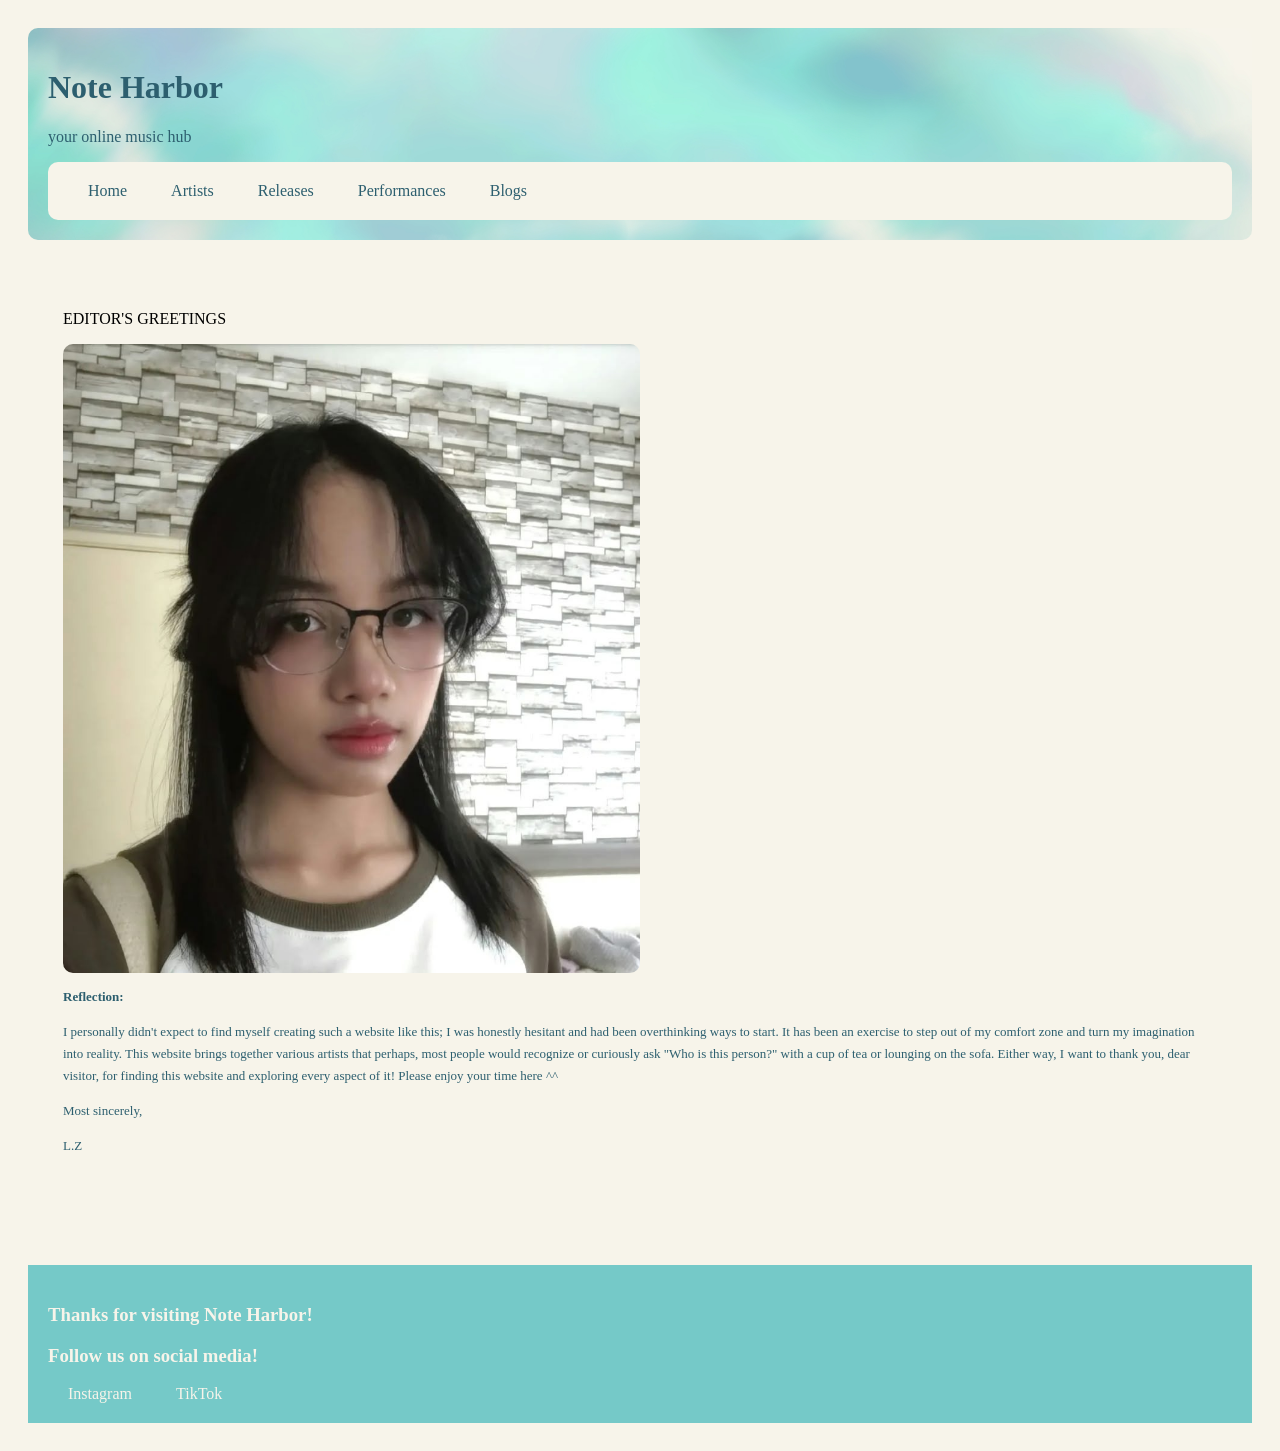
<file: index.html>
<!DOCTYPE html>
<html lang="en">
    <head>
        <meta charset="UTF-8">
        <meta name="viewport" content="width=device-width, initial-scale=1.0">
        <title>HOME - Note Harbor</title>
        <link rel="stylesheet" href="home_style.css">
    </head>
    
    <body>
        <div class="header">
            <header>
                <h1>Note Harbor</h1>
                <p> your online music hub</p>
            </header>
            <div class="nav">
                <a href="index.html" target="_self">Home</a>
                <a href="music_artists.html" target="_self">Artists</a>
                <a href="music_releases.html" target="_self">Releases</a>
                <a href="music_performances.html" target="_self">Performances</a>
                <a href="music_blogs.html" target="_self">Blogs</a>
            </div>
        </div>
        
        <main class="editor_section">
            <section class="section_headings">
                <div>
                    <p>EDITOR'S GREETINGS</p>
                </div>
            </section>

            <section class="section_note">
                <img src="profile.jpeg" alt="editor">
                <h3>Reflection:</h3>
                <p>I personally didn't expect to find myself creating such a website like this; I was honestly hesitant and had been overthinking
                    ways to start. It has been an exercise to step out of my comfort zone and turn my imagination into reality. This website
                    brings together various artists that perhaps, most people would recognize or curiously ask "Who is this person?" with a cup of tea or lounging on the sofa. 
                    Either way, I want to thank you, dear visitor, for finding this website and exploring every aspect of it!
                    Please enjoy your time here ^^
                </p>
                <p>Most sincerely,</p>
                <p>L.Z</p>
            </section>
        </main>
        <br>
        <div class="footer">
            <footer>
                <h3>Thanks for visiting Note Harbor!</h3>
                <h3>Follow us on social media!</h3>
                <a href="https://www.instagram.com/mylxdysh1p_817/">Instagram</a>
                <a href="https://www.tiktok.com/@mylxdysh1p_187">TikTok</a>
            </footer>
        </div>
        </section>
    </body>
</html>
</file>
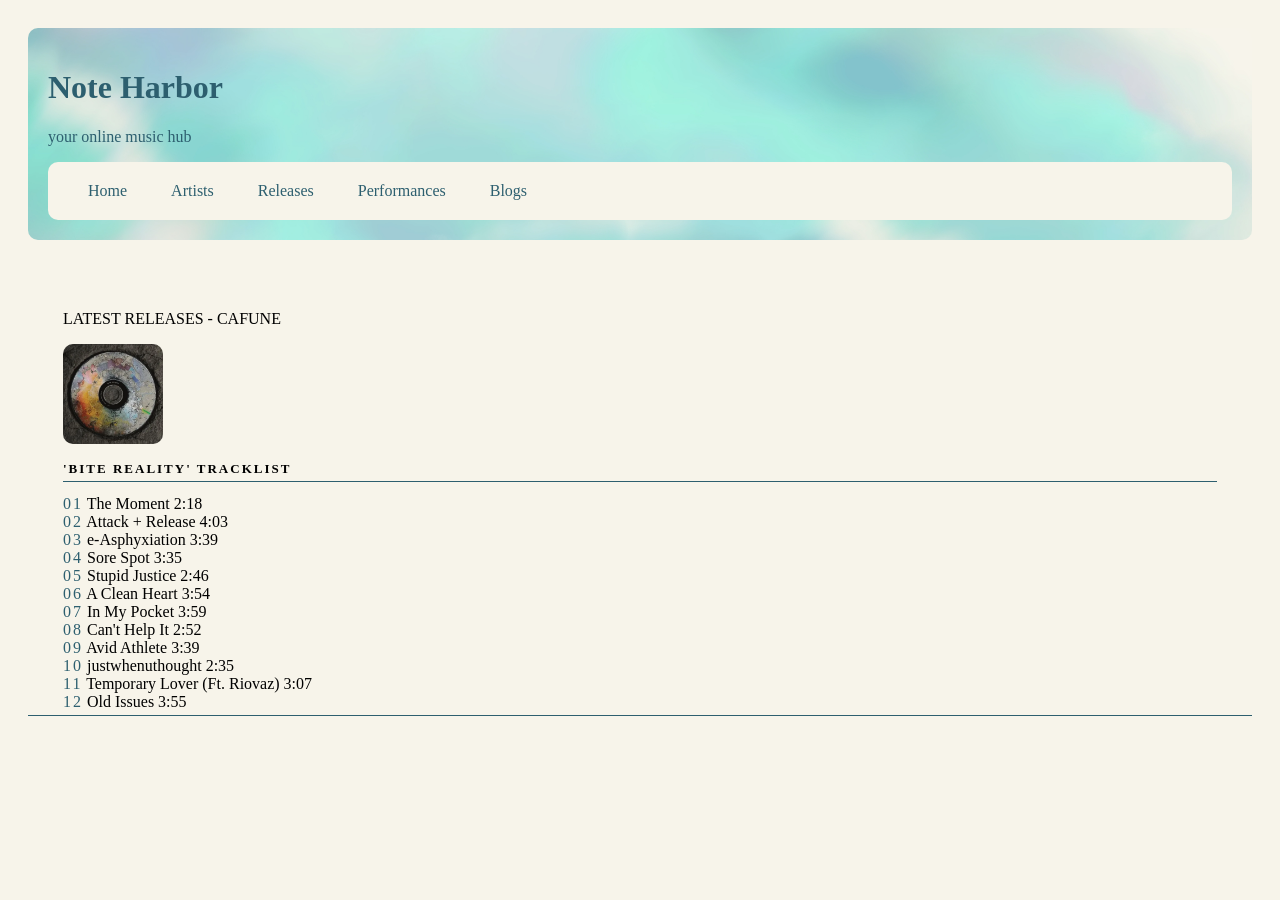
<file: album_cafune.html>
<!DOCTYPE html>
<html lang="en">
    <head>
        <meta charset="UTF-8">
        <meta name="viewport" content="width=device-width, initial-scale=1.0">
        <title>ALBUMS - CAFUNE - Note Harbor</title>
        <link rel="stylesheet" href="caf.releases_style.css">
    </head>
    
    <body>
        <div class="header">
            <header>
                <h1>Note Harbor</h1>
                <p> your online music hub</p>
            </header>
            <div class="nav">
                <a href="index.html" target="_self">Home</a>
                <a href="music_artists.html" target="_self">Artists</a>
                <a href="music_releases.html" target="_self">Releases</a>
                <a href="music_performances.html" target="_self">Performances</a>
                <a href="music_blogs.html" target="_self">Blogs</a>
            </div>
        </div>
        <main class="releases">
            <section class="section_headings">
                <div>
                    <p>LATEST RELEASES - CAFUNE</p>
                </div>
            </section>
            <section class="album">
                <article class="album_content">
                    <img src="bitereality.png">
                    <p class="tracklist_title">
                        <b>'BITE REALITY' TRACKLIST</b>
                    </p>
                    <div class="tracklist">

                        <div class="track">
                            <span class="track_number">01</span>
                            <span class="track_name">The Moment</span>
                            <span class="track_duration">2:18</span>
                        </div>

                        <div class="track">
                            <span class="track_number">02</span>
                            <span class="track_name">Attack + Release</span>
                            <span class="track_duration">4:03</span>
                        </div>

                        <div class="track">
                            <span class="track_number">03</span>
                            <span class="track_name">e-Asphyxiation</span>
                            <span class="track_duration">3:39</span>
                        </div>

                        <div class="track">
                            <span class="track_number">04</span>
                            <span class="track_name">Sore Spot</span>
                            <span class="track_duration">3:35</span>
                        </div>

                        <div class="track">
                            <span class="track_number">05</span>
                            <span class="track_name">Stupid Justice</span>
                            <span class="track_duration">2:46</span>
                        </div>

                        <div class="track">
                            <span class="track_number">06</span>
                            <span class="track_name">A Clean Heart</span>
                            <span class="track_duration">3:54</span>
                        </div>

                        <div class="track">
                            <span class="track_number">07</span>
                            <span class="track_name">In My Pocket</span>
                            <span class="track_duration">3:59</span>
                        </div>

                        <div class="track">
                            <span class="track_number">08</span>
                            <span class="track_name">Can't Help It</span>
                            <span class="track_duration">2:52</span>
                        </div>
                        <div class="track">
                            <span class="track_number">09</span>
                            <span class="track_name">Avid Athlete</span>
                            <span class="track_duration">3:39</span>
                        </div>

                        <div class="track">
                            <span class="track_number">10</span>
                            <span class="track_name">justwhenuthought</span>
                            <span class="track_duration">2:35</span>
                        </div>

                        <div class="track">
                            <span class="track_number">11</span>
                            <span class="track_name">Temporary Lover (Ft. Riovaz)</span>
                            <span class="track_duration">3:07</span>
                        </div>

                        <div class="track">
                            <span class="track_number">12</span>
                            <span class="track_name">Old Issues</span>
                            <span class="track_duration">3:55</span>
                        </div>
                    </div>
                </article>
            </section>
        </main>
    </body>
</html>
</file>
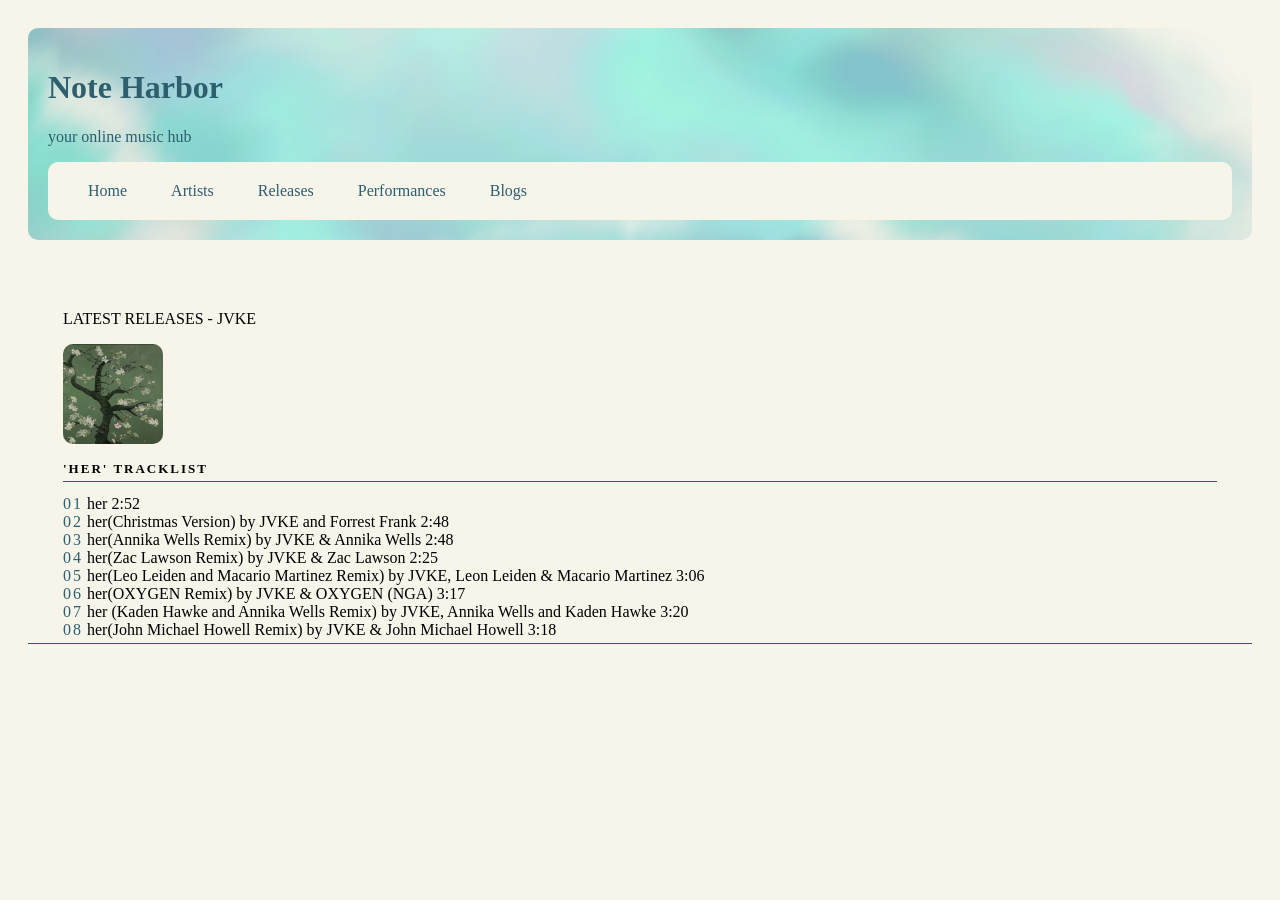
<file: album_jvke.html>
<!DOCTYPE html>
<html lang="en">
    <head>
        <meta charset="UTF-8">
        <meta name="viewport" content="width=device-width, initial-scale=1.0">
        <title>ALBUMS - JVKE - Note Harbor</title>
        <link rel="stylesheet" href="jvke.releases_style.css">
    </head>
    
    <body>
        <div class="header">
            <header>
                <h1>Note Harbor</h1>
                <p> your online music hub</p>
            </header>
            <div class="nav">
                <a href="index.html" target="_self">Home</a>
                <a href="music_artists.html" target="_self">Artists</a>
                <a href="music_releases.html" target="_self">Releases</a>
                <a href="music_performances.html" target="_self">Performances</a>
                <a href="music_blogs.html" target="_self">Blogs</a>
            </div>
        </div>
        <main class="releases">
            <section class="section_headings">
                <div>
                    <p>LATEST RELEASES - JVKE</p>
                </div>
            </section>
            <section class="album">
                <article class="album_content">
                    <img src="her.png">
                    <p class="tracklist_title">
                        <b>'HER' TRACKLIST</b>
                    </p>
                    <div class="tracklist">

                        <div class="track">
                            <span class="track_number">01</span>
                            <span class="track_name">her</span>
                            <span class="track_duration">2:52</span>
                        </div>

                        <div class="track">
                            <span class="track_number">02</span>
                            <span class="track_name">her(Christmas Version) by JVKE and Forrest Frank</span>
                            <span class="track_duration">2:48</span>
                        </div>

                        <div class="track">
                            <span class="track_number">03</span>
                            <span class="track_name">her(Annika Wells Remix) by JVKE & Annika Wells</span>
                            <span class="track_duration">2:48</span>
                        </div>

                        <div class="track">
                            <span class="track_number">04</span>
                            <span class="track_name">her(Zac Lawson Remix) by JVKE & Zac Lawson</span>
                            <span class="track_duration">2:25</span>
                        </div>

                        <div class="track">
                            <span class="track_number">05</span>
                            <span class="track_name">her(Leo Leiden and Macario Martinez Remix) by JVKE, Leon Leiden & Macario Martinez</span>
                            <span class="track_duration">3:06</span>
                        </div>

                        <div class="track">
                            <span class="track_number">06</span>
                            <span class="track_name">her(OXYGEN Remix) by JVKE & OXYGEN (NGA)</span>
                            <span class="track_duration">3:17</span>
                        </div>

                        <div class="track">
                            <span class="track_number">07</span>
                            <span class="track_name">her (Kaden Hawke and Annika Wells Remix) by JVKE, Annika Wells and Kaden Hawke</span>
                            <span class="track_duration">3:20</span>
                        </div>

                        <div class="track">
                            <span class="track_number">08</span>
                            <span class="track_name">her(John Michael Howell Remix) by JVKE & John Michael Howell</span>
                            <span class="track_duration">3:18</span>
                        </div>
                    </div>
                </article>
            </section>
        </main>
    </body>
</html>
</file>
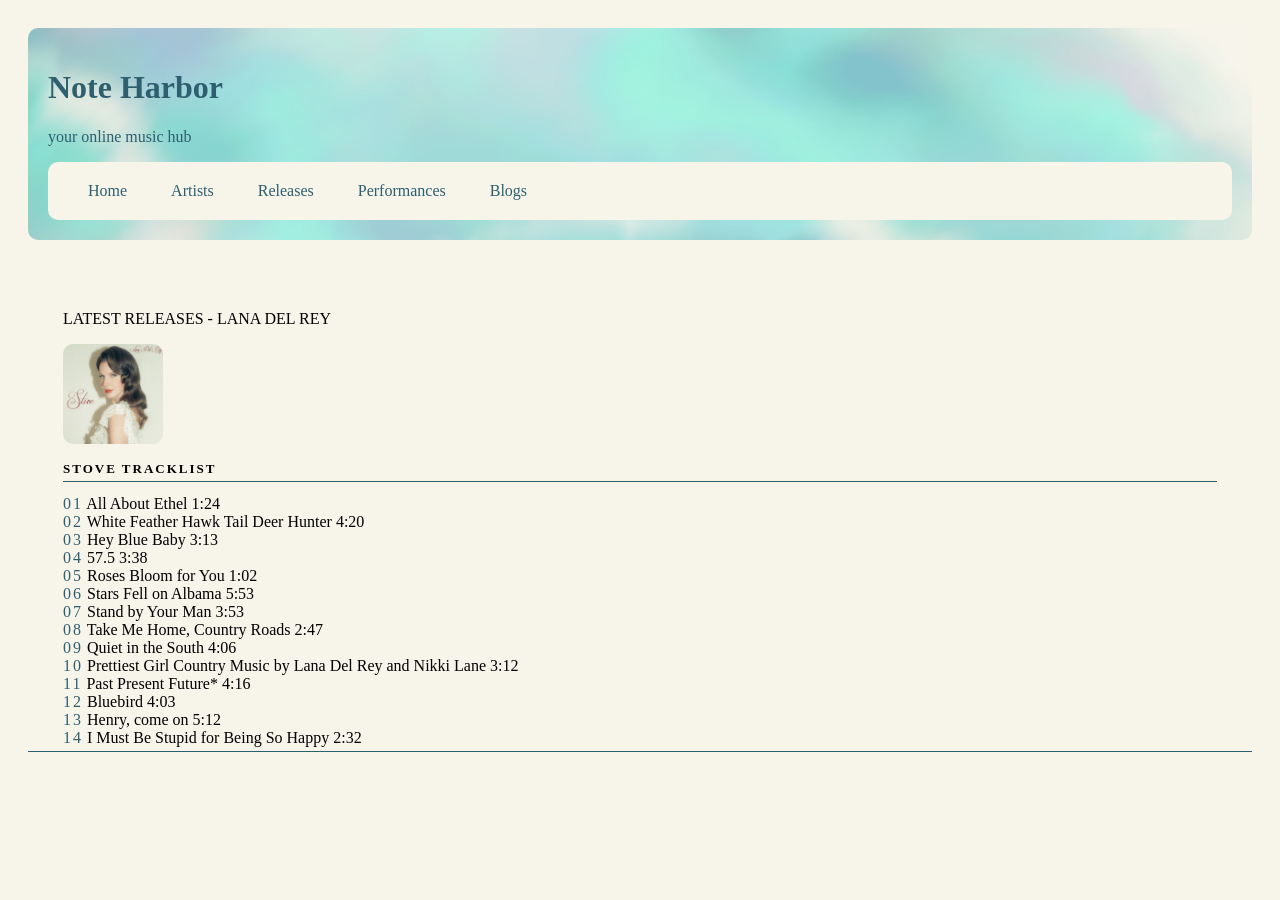
<file: album_lanadelrey.html>
<!DOCTYPE html>
<html lang="en">
    <head>
        <meta charset="UTF-8">
        <meta name="viewport" content="width=device-width, initial-scale=1.0">
        <title>ALBUMS - LANA DEL REY - Note Harbor</title>
        <link rel="stylesheet" href="ldr.releases_style.css">
    </head>
    
    <body>
        <div class="header">
            <header>
                <h1>Note Harbor</h1>
                <p> your online music hub</p>
            </header>
            <div class="nav">
                <a href="index.html" target="_self">Home</a>
                <a href="music_artists.html" target="_self">Artists</a>
                <a href="music_releases.html" target="_self">Releases</a>
                <a href="music_performances.html" target="_self">Performances</a>
                <a href="music_blogs.html" target="_self">Blogs</a>
            </div>
        </div>
        <main class="releases">
            <section class="section_headings">
                <div>
                    <p>LATEST RELEASES - LANA DEL REY</p>
                </div>
            </section>
            <section class="album">
                <article class="album_content">
                    <img src="stove.jpg">
                    <p class="tracklist_title">
                        <b>STOVE TRACKLIST</b>
                    </p>
                    <div class="tracklist">

                        <div class="track">
                            <span class="track_number">01</span>
                            <span class="track_name">All About Ethel</span>
                            <span class="track_duration">1:24</span>
                        </div>

                        <div class="track">
                            <span class="track_number">02</span>
                            <span class="track_name">White Feather Hawk Tail Deer Hunter</span>
                            <span class="track_duration">4:20</span>
                        </div>

                        <div class="track">
                            <span class="track_number">03</span>
                            <span class="track_name">Hey Blue Baby</span>
                            <span class="track_duration">3:13</span>
                        </div>

                        <div class="track">
                            <span class="track_number">04</span>
                            <span class="track_name">57.5</span>
                            <span class="track_duration">3:38</span>
                        </div>

                        <div class="track">
                            <span class="track_number">05</span>
                            <span class="track_name">Roses Bloom for You</span>
                            <span class="track_duration">1:02</span>
                        </div>

                        <div class="track">
                            <span class="track_number">06</span>
                            <span class="track_name">Stars Fell on Albama</span>
                            <span class="track_duration">5:53</span>
                        </div>

                        <div class="track">
                            <span class="track_number">07</span>
                            <span class="track_name">Stand by Your Man</span>
                            <span class="track_duration">3:53</span>
                        </div>

                        <div class="track">
                            <span class="track_number">08</span>
                            <span class="track_name">Take Me Home, Country Roads</span>
                            <span class="track_duration">2:47</span>
                        </div>

                        <div class="track">
                            <span class="track_number">09</span>
                            <span class="track_name">Quiet in the South</span>
                            <span class="track_duration">4:06</span>
                        </div>

                        <div class="track">
                            <span class="track_number">10</span>
                            <span class="track_name">Prettiest Girl Country Music by Lana Del Rey and Nikki Lane</span>
                            <span class="track_duration">3:12</span>
                        </div>

                        <div class="track">
                            <span class="track_number">11</span>
                            <span class="track_name">Past Present Future*</span>
                            <span class="track_duration">4:16</span>
                        </div>

                        <div class="track">
                            <span class="track_number">12</span>
                            <span class="track_name">Bluebird</span>
                            <span class="track_duration">4:03</span>
                        </div>

                        <div class="track">
                            <span class="track_number">13</span>
                            <span class="track_name">Henry, come on</span>
                            <span class="track_duration">5:12</span>
                        </div>

                        <div class="track">
                            <span class="track_number">14</span>
                            <span class="track_name">I Must Be Stupid for Being So Happy</span>
                            <span class="track_duration">2:32</span>
                        </div>

                    </div>
                </article>
            </section>
        </main>
    </body>
</html>
</file>
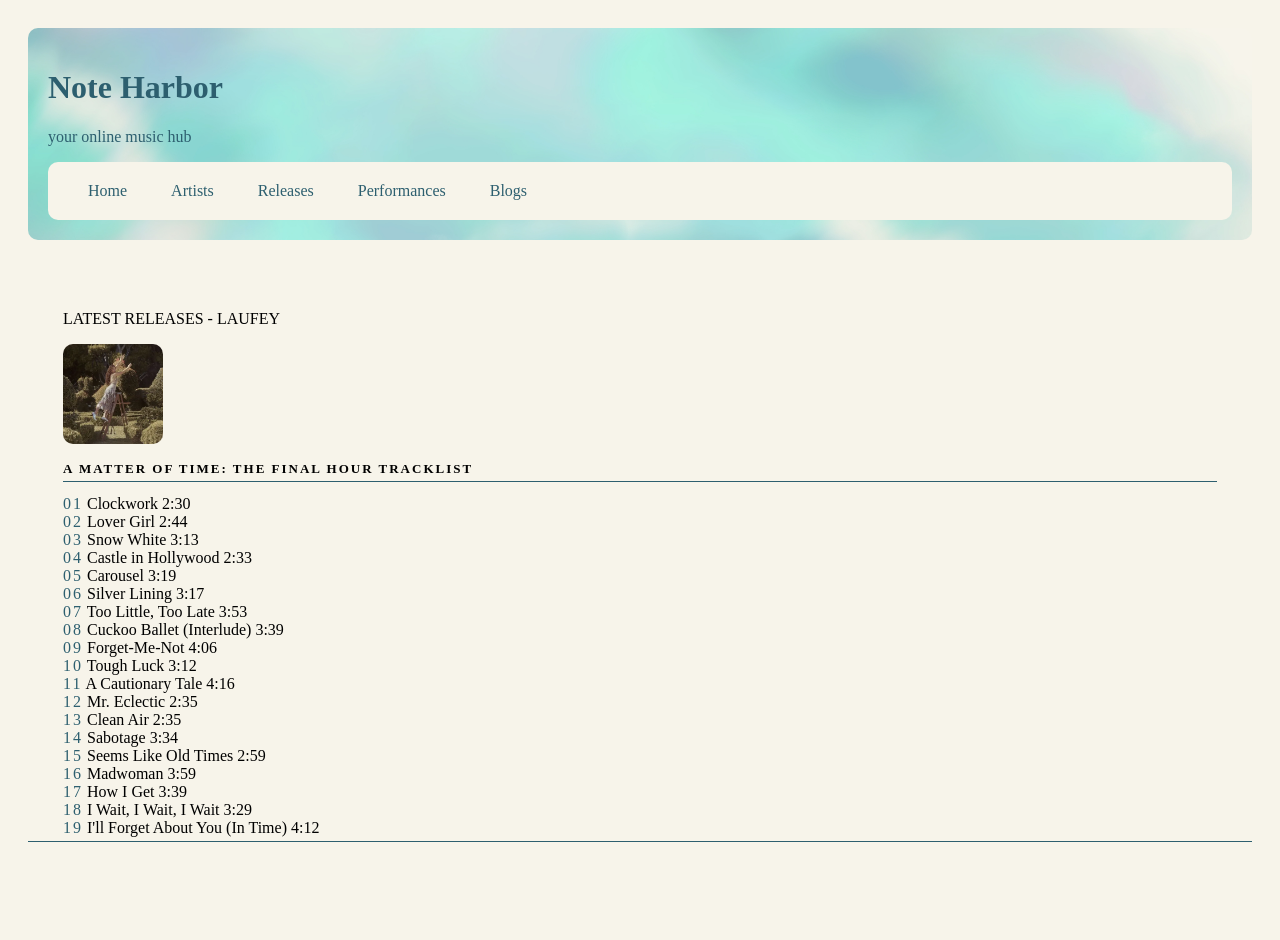
<file: album_laufey.html>
<!DOCTYPE html>
<html lang="en">
    <head>
        <meta charset="UTF-8">
        <meta name="viewport" content="width=device-width, initial-scale=1.0">
        <title>ALBUMS - LAUFEY - Note Harbor</title>
        <link rel="stylesheet" href="lfy.releases_style.css">
    </head>
    
    <body>
        <div class="header">
            <header>
                <h1>Note Harbor</h1>
                <p> your online music hub</p>
            </header>
            <div class="nav">
                <a href="index.html" target="_self">Home</a>
                <a href="music_artists.html" target="_self">Artists</a>
                <a href="music_releases.html" target="_self">Releases</a>
                <a href="music_performances.html" target="_self">Performances</a>
                <a href="music_blogs.html" target="_self">Blogs</a>
            </div>
        </div>
        <main class="releases">
            <section class="section_headings">
                <div>
                    <p>LATEST RELEASES - LAUFEY</p>
                </div>
            </section>
            <section class="album">
                <article class="album_content">
                    <img src="amatteroftime.png">
                    <p class="tracklist_title">
                        <b>A MATTER OF TIME: THE FINAL HOUR TRACKLIST</b>
                    </p>
                    <div class="tracklist">

                        <div class="track">
                            <span class="track_number">01</span>
                            <span class="track_name">Clockwork</span>
                            <span class="track_duration">2:30</span>
                        </div>

                        <div class="track">
                            <span class="track_number">02</span>
                            <span class="track_name">Lover Girl</span>
                            <span class="track_duration">2:44</span>
                        </div>

                        <div class="track">
                            <span class="track_number">03</span>
                            <span class="track_name">Snow White</span>
                            <span class="track_duration">3:13</span>
                        </div>

                        <div class="track">
                            <span class="track_number">04</span>
                            <span class="track_name">Castle in Hollywood</span>
                            <span class="track_duration">2:33</span>
                        </div>

                        <div class="track">
                            <span class="track_number">05</span>
                            <span class="track_name">Carousel</span>
                            <span class="track_duration">3:19</span>
                        </div>

                        <div class="track">
                            <span class="track_number">06</span>
                            <span class="track_name">Silver Lining</span>
                            <span class="track_duration">3:17</span>
                        </div>

                        <div class="track">
                            <span class="track_number">07</span>
                            <span class="track_name">Too Little, Too Late</span>
                            <span class="track_duration">3:53</span>
                        </div>

                        <div class="track">
                            <span class="track_number">08</span>
                            <span class="track_name">Cuckoo Ballet (Interlude)</span>
                            <span class="track_duration">3:39</span>
                        </div>

                        <div class="track">
                            <span class="track_number">09</span>
                            <span class="track_name">Forget-Me-Not</span>
                            <span class="track_duration">4:06</span>
                        </div>

                        <div class="track">
                            <span class="track_number">10</span>
                            <span class="track_name">Tough Luck</span>
                            <span class="track_duration">3:12</span>
                        </div>

                        <div class="track">
                            <span class="track_number">11</span>
                            <span class="track_name">A Cautionary Tale</span>
                            <span class="track_duration">4:16</span>
                        </div>

                        <div class="track">
                            <span class="track_number">12</span>
                            <span class="track_name">Mr. Eclectic</span>
                            <span class="track_duration">2:35</span>
                        </div>

                        <div class="track">
                            <span class="track_number">13</span>
                            <span class="track_name">Clean Air</span>
                            <span class="track_duration">2:35</span>
                        </div>

                        <div class="track">
                            <span class="track_number">14</span>
                            <span class="track_name">Sabotage</span>
                            <span class="track_duration">3:34</span>
                        </div>

                        <div class="track">
                            <span class="track_number">15</span>
                            <span class="track_name">Seems Like Old Times</span>
                            <span class="track_duration">2:59</span>
                        </div>

                        <div class="track">
                            <span class="track_number">16</span>
                            <span class="track_name">Madwoman</span>
                            <span class="track_duration">3:59</span>
                        </div>

                        <div class="track">
                            <span class="track_number">17</span>
                            <span class="track_name">How I Get</span>
                            <span class="track_duration">3:39</span>
                        </div>

                        <div class="track">
                            <span class="track_number">18</span>
                            <span class="track_name">I Wait, I Wait, I Wait</span>
                            <span class="track_duration">3:29</span>
                        </div>

                        <div class="track">
                            <span class="track_number">19</span>
                            <span class="track_name">I'll Forget About You (In Time)</span>
                            <span class="track_duration">4:12</span>
                        </div>
                    </div>
                </article>
            </section>
        </main>
    </body>
</html>
</file>
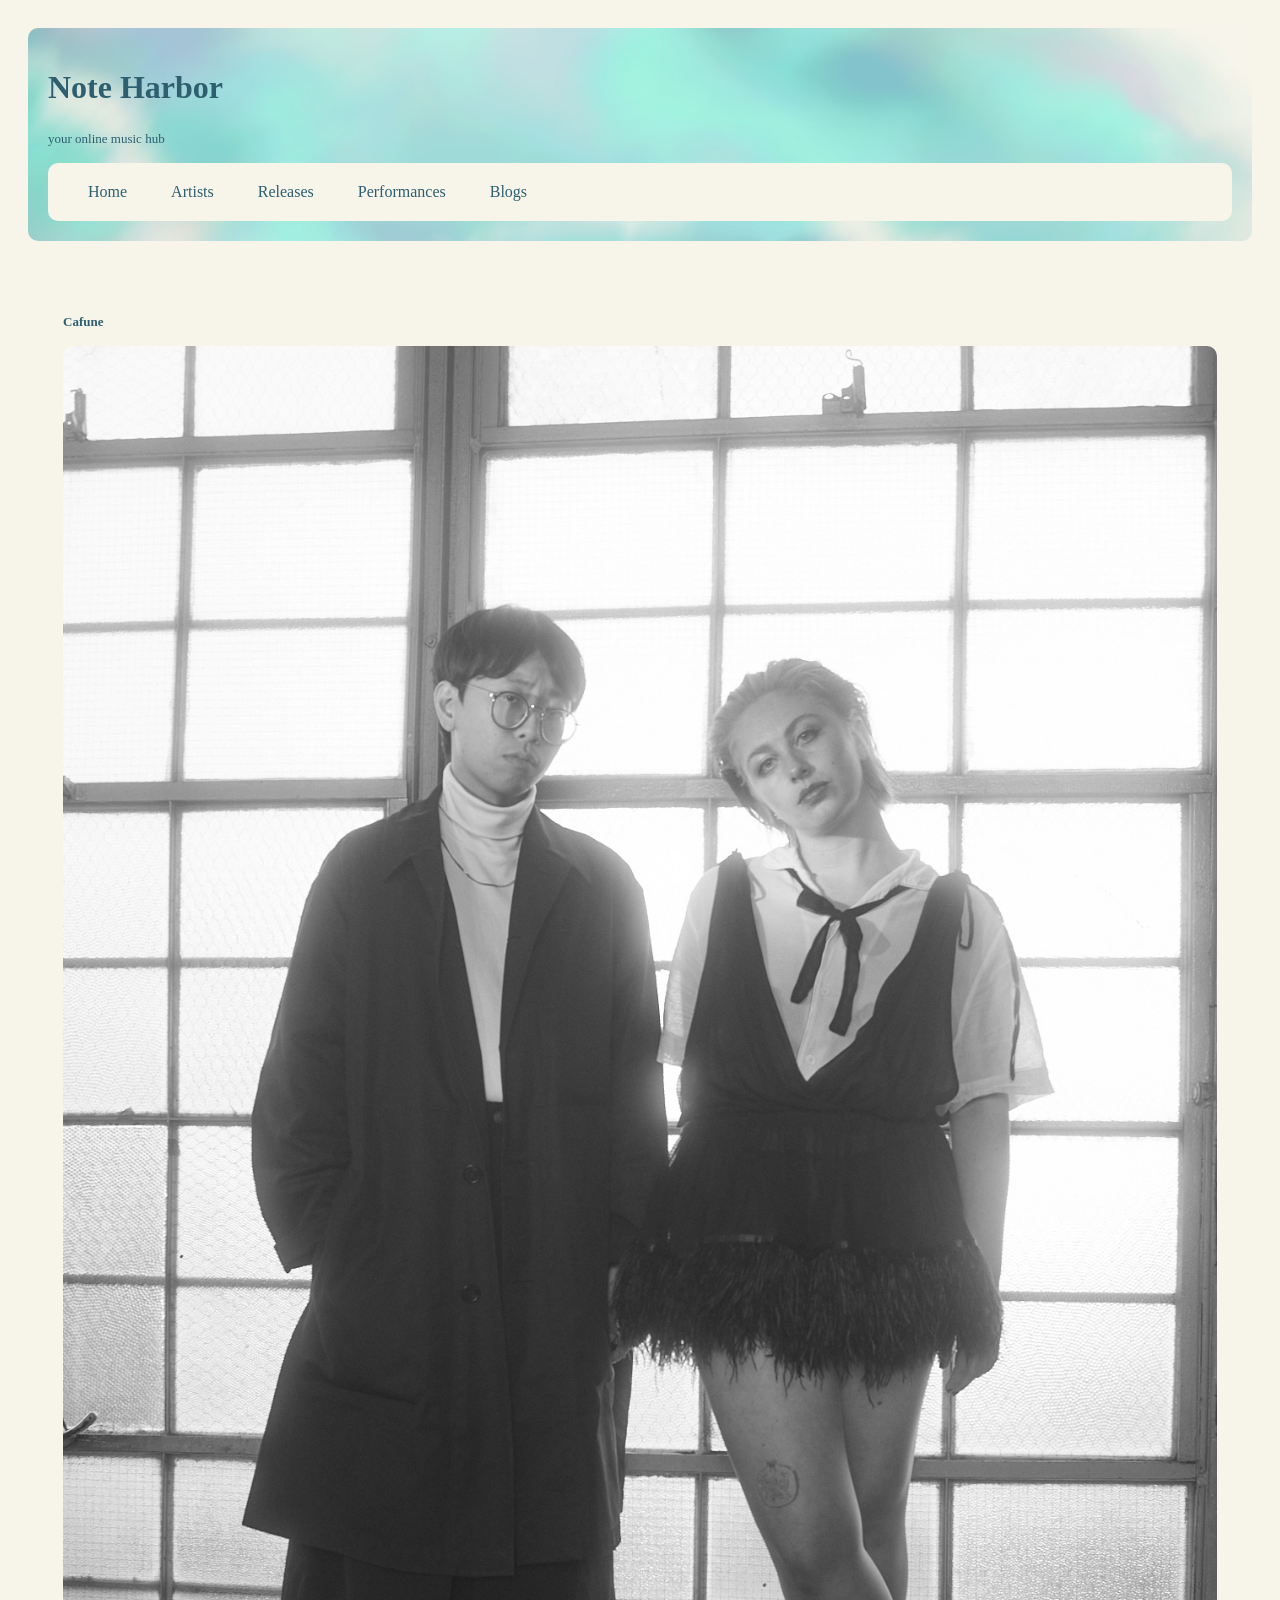
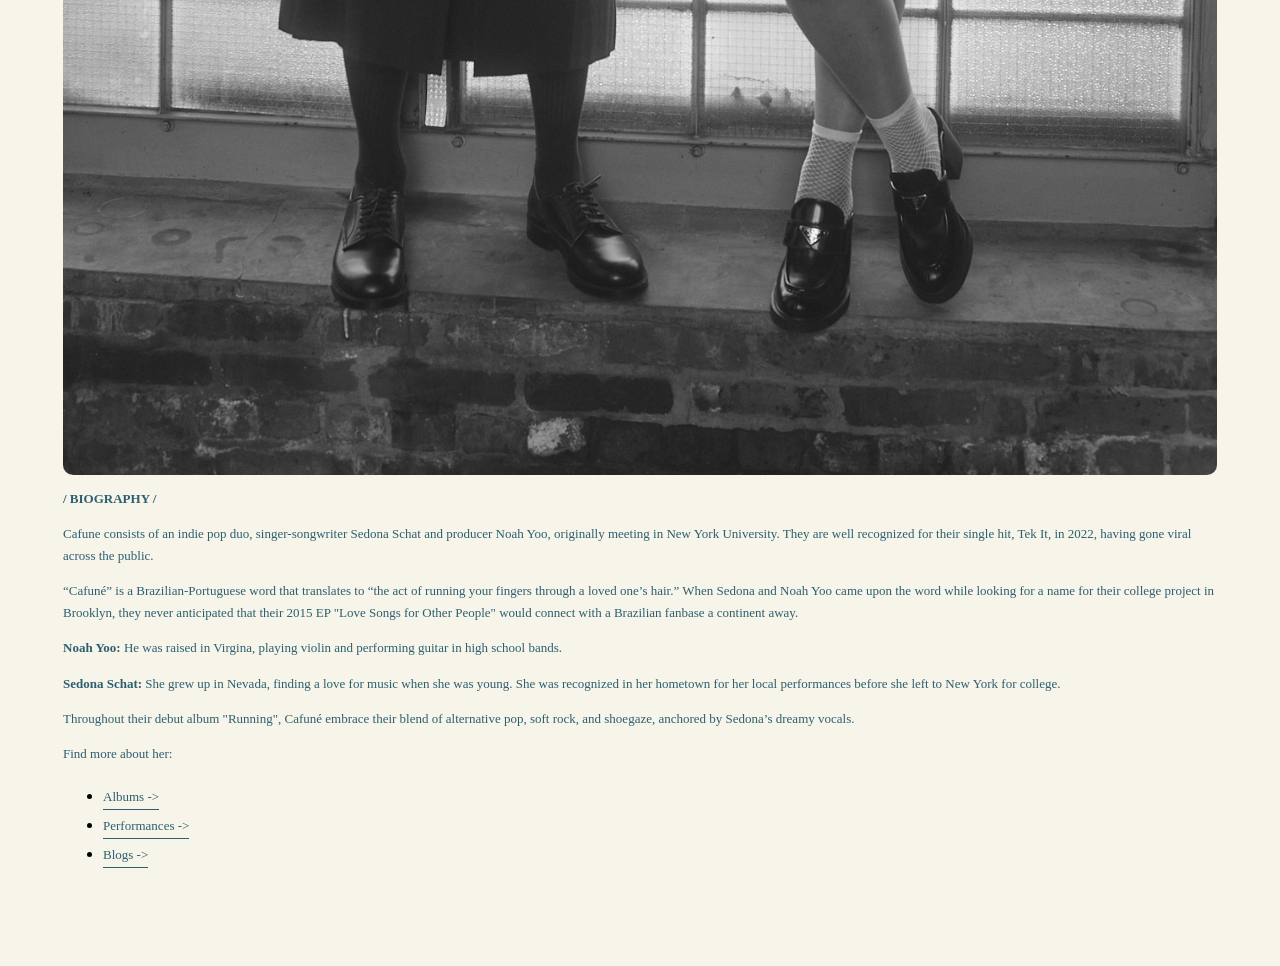
<file: artists_cafune.html>
<!DOCTYPE html>
<html lang="en">
    <head>
        <meta charset="UTF-8">
        <meta name="viewport" content="width=device-width, initial-scale=1.0">
        <title>CAFUNE - Note Harbor</title>
        <link rel="stylesheet" href="caf_style.css">
    </head>
    
    <body>
        <div class="header">
            <header>
                <h1>Note Harbor</h1>
                <p> your online music hub</p>
            </header>
            <div class="nav">
                <a href="index.html" target="_self">Home</a>
                <a href="music_artists.html" target="_self">Artists</a>
                <a href="music_releases.html" target="_self">Releases</a>
                <a href="music_performances.html" target="_self">Performances</a>
                <a href="music_blogs.html" target="_self">Blogs</a>
            </div>
        </div>
        <main class="caf_section">
        <section>
            <div class="section_heading">
                <h3>Cafune</h3>
            </div>

            <img src="cafune_portrait.jpg" alt="portrait">
            <div class="caf_biography">
                <h3>/ BIOGRAPHY /</h3>
                <p>Cafune consists of an indie pop duo, singer-songwriter Sedona Schat and producer Noah Yoo, originally meeting in New York University. They are well recognized
                    for their single hit, Tek It, in 2022, having gone viral across the public.
                </p>
                <p>“Cafuné” is a Brazilian-Portuguese word that translates to “the act of running your fingers through a loved one’s hair.” When Sedona and Noah Yoo came upon the word while looking for a name for their college project in Brooklyn, they never anticipated that their 
                    2015 EP "Love Songs for Other People" would connect with a Brazilian fanbase a continent away.
                </p>
                <p><b>Noah Yoo: </b>He was raised in Virgina, playing violin and performing guitar in high school bands.</p>
                <p><b>Sedona Schat:</b> She grew up in Nevada, finding a love for music when she was young. She was recognized in her hometown for her local performances before she left to New York for college.</p>
                <p> Throughout their debut album "Running", Cafuné embrace their blend of alternative pop, soft rock, and shoegaze, anchored by Sedona’s dreamy vocals.</p>
            </div>

            <div class="extra_links">
                <p>Find more about her:</p>
                <ul>
                    <li><a href="album_cafune.html">Albums -></a></li>
                    <li><a href="music_performances.html">Performances -></a></li>
                    <li><a href="music_blogs.html">Blogs -></a></li>
                </ul>
            </div>
        </section>
        </main>
    </body>
</html>
</file>
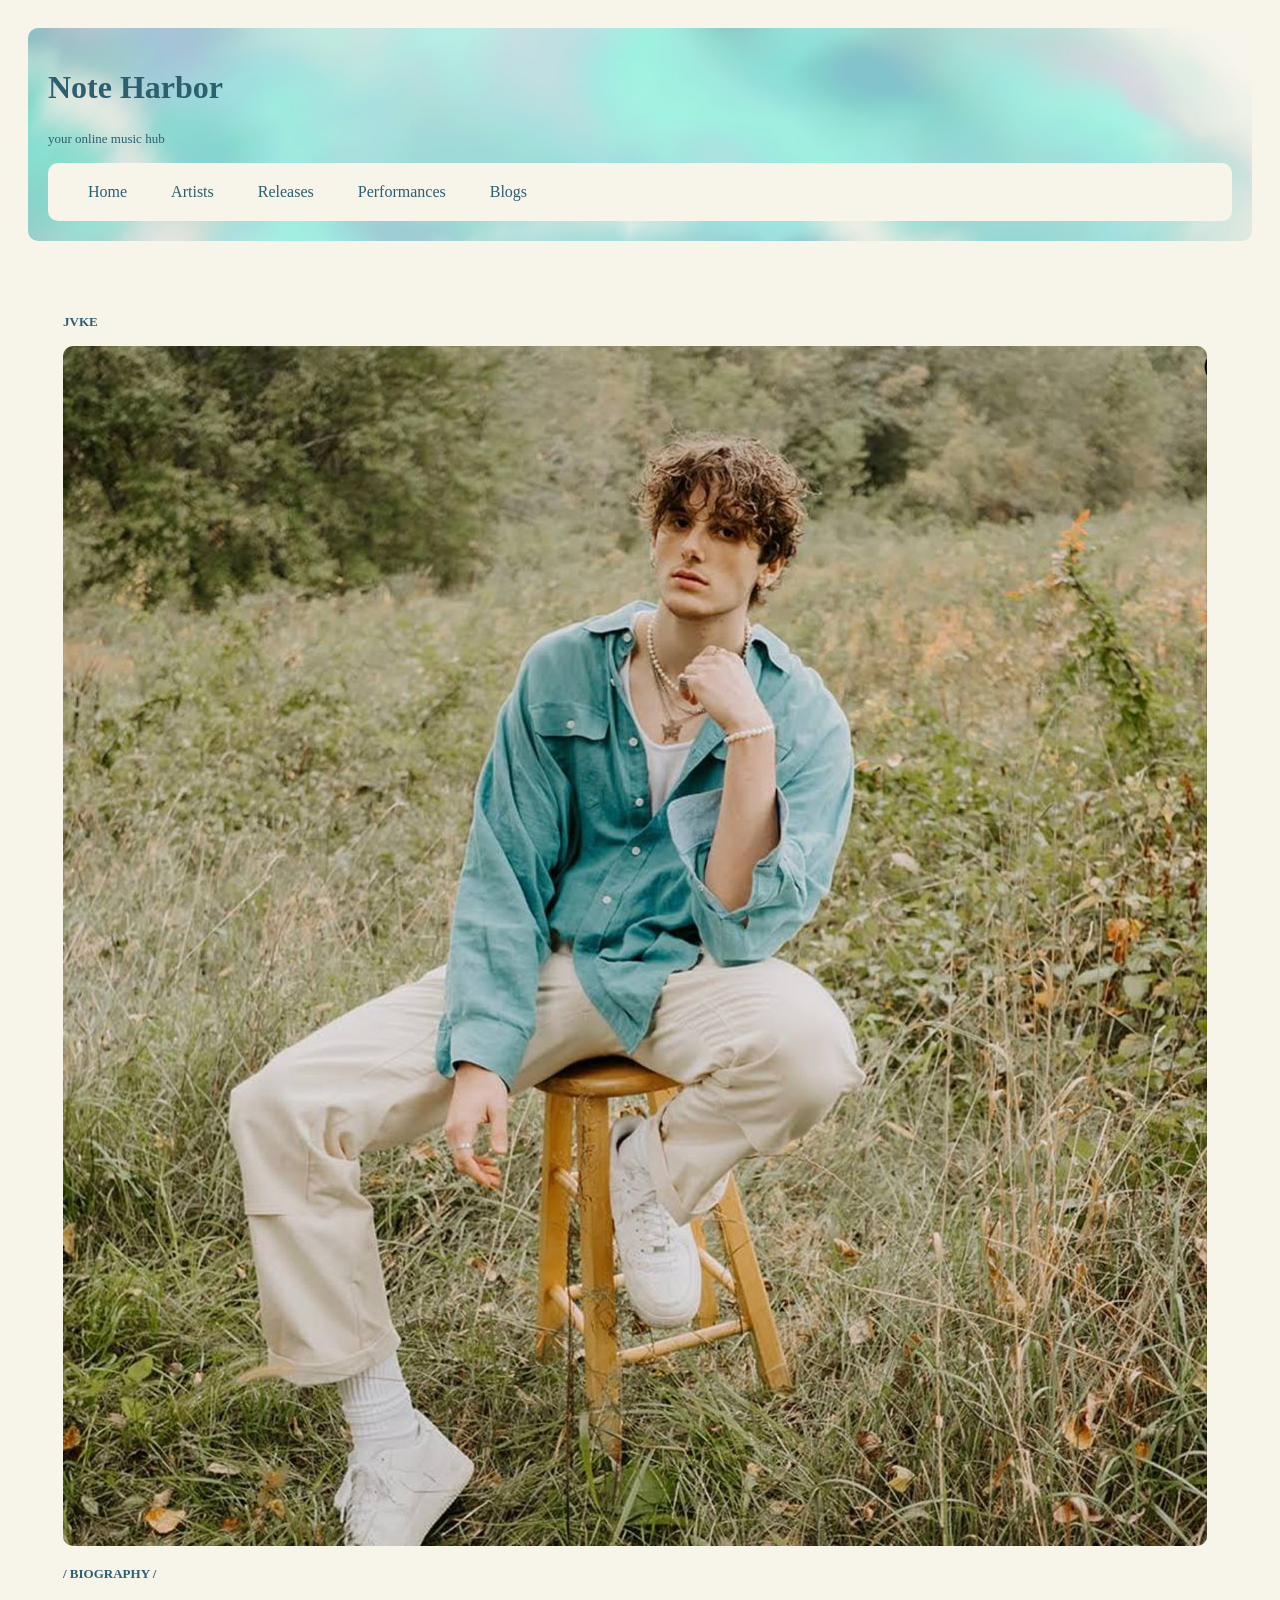
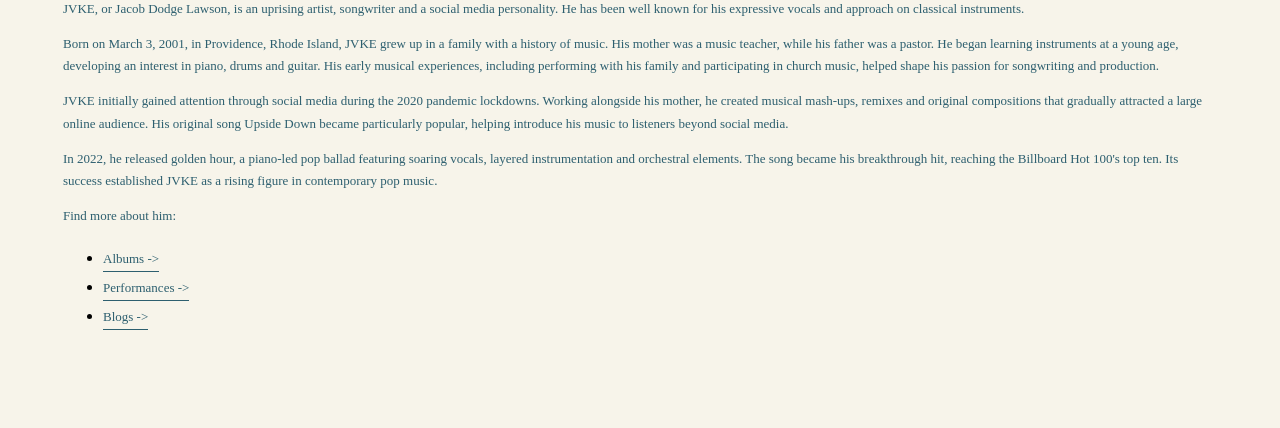
<file: artists_jvke.html>
<!DOCTYPE html>
<html lang="en">
    <head>
        <meta charset="UTF-8">
        <meta name="viewport" content="width=device-width, initial-scale=1.0">
        <title>JVKE - Note Harbor</title>
        <link rel="stylesheet" href="jvke_style.css">
    </head>
    
    <body>
        <div class="header">
            <header>
                <h1>Note Harbor</h1>
                <p> your online music hub</p>
            </header>
            <div class="nav">
                <a href="index.html" target="_self">Home</a>
                <a href="music_artists.html" target="_self">Artists</a>
                <a href="music_releases.html" target="_self">Releases</a>
                <a href="music_performances.html" target="_self">Performances</a>
                <a href="music_blogs.html" target="_self">Blogs</a>
            </div>
        </div>
        <main class="jvke_section">
        <section>
            <div class="section_heading">
                <h3>JVKE</h3>
            </div>

            <img src="jvke_portrait.jpg" alt="portrait">
            <div class="jvke_biography">
                <h3>/ BIOGRAPHY /</h3>
                <p>JVKE, or Jacob Dodge Lawson, is an uprising artist, songwriter and a social media personality. He has been well known for his expressive vocals and approach on classical instruments.</p>
                <p>Born on March 3, 2001, in Providence, Rhode Island, JVKE grew up in a family with a history of music. His mother was a music teacher, while his father was a pastor. He began learning instruments at a young age, 
                    developing an interest in piano, drums and guitar. His early musical experiences, including performing with his family and participating in church music, helped shape his passion for songwriting 
                    and production.
                </p>
                <p>JVKE initially gained attention through social media during the 2020 pandemic lockdowns. Working alongside his mother, he created musical mash-ups, remixes and original compositions that gradually 
                    attracted a large online audience. His original song Upside Down became particularly popular, helping introduce his music to listeners beyond social media.</p>
                <p>In 2022, he released golden hour, a piano-led pop ballad featuring soaring vocals, layered instrumentation and orchestral elements. The song became his breakthrough hit, reaching the Billboard Hot 100's top ten. 
                    Its success established JVKE as a rising figure in contemporary pop music.</p>
                </p>
            </div>

            <div class="extra_links">
                <p>Find more about him:</p>
                <ul>
                    <li><a href="album_jvke.html">Albums -></a></li>
                    <li><a href="music_performances.html">Performances -></a></li>
                    <li><a href="music_blogs.html">Blogs -></a></li>
                </ul>
            </div>
        </section>
    </main>
    </body>
</html>
</file>
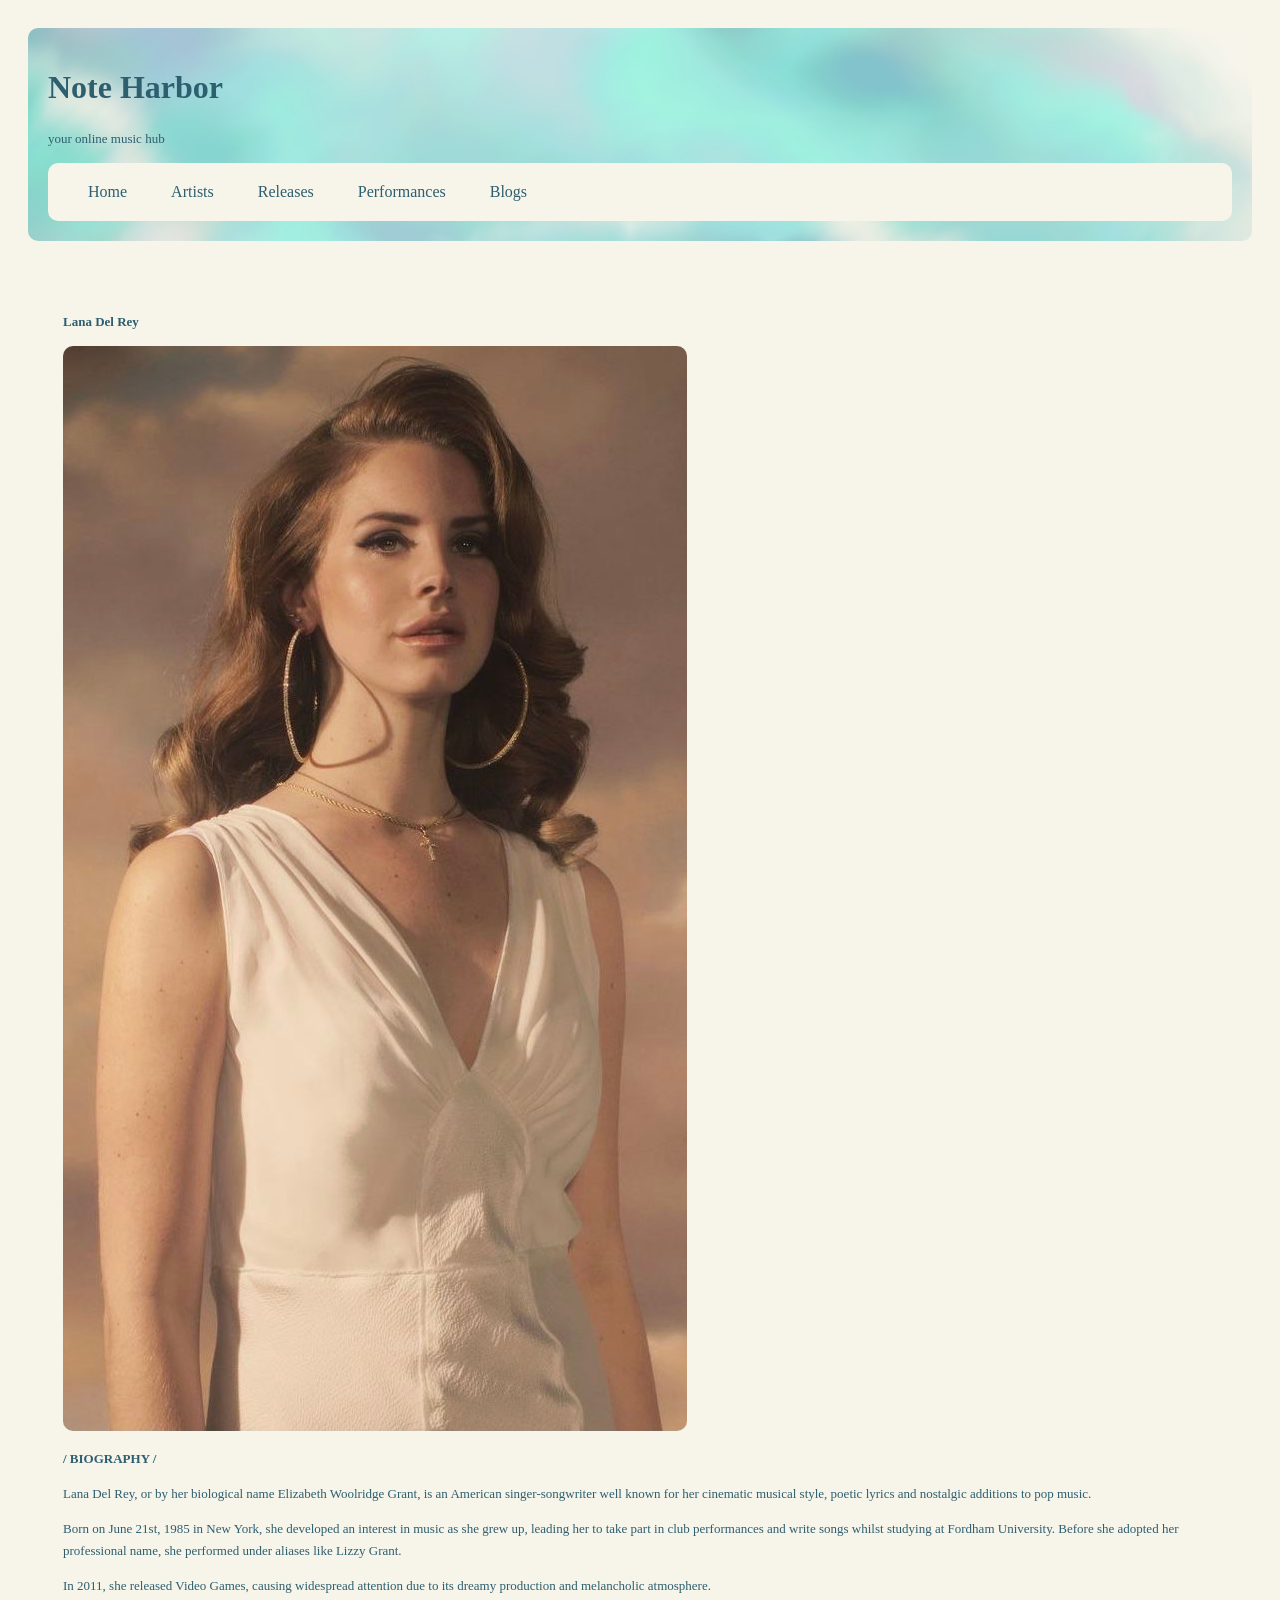
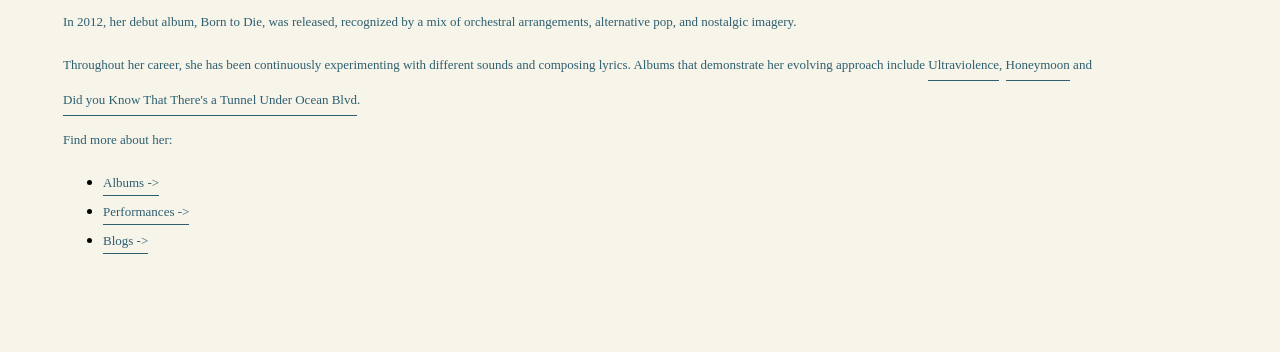
<file: artists_lanadelrey.html>
<!DOCTYPE html>
<html lang="en">
    <head>
        <meta charset="UTF-8">
        <meta name="viewport" content="width=device-width, initial-scale=1.0">
        <title>LANA DEL REY - Note Harbor</title>
        <link rel="stylesheet" href="ldr_style.css">
    </head>
    
    <body>
        <div class="header">
            <header>
                <h1>Note Harbor</h1>
                <p> your online music hub</p>
            </header>
            <div class="nav">
                <a href="index.html" target="_self">Home</a>
                <a href="music_artists.html" target="_self">Artists</a>
                <a href="music_releases.html" target="_self">Releases</a>
                <a href="music_performances.html" target="_self">Performances</a>
                <a href="music_blogs.html" target="_self">Blogs</a>
            </div>
        </div>
        <main class="ldr_section">
        <section>
            <div class="section_heading">
                <h3>Lana Del Rey</h3>
            </div>

            <img src="lanadelrey_portrait.jpg" alt="portrait">
            <div class="ldr_biography">
                <h3>/ BIOGRAPHY /</h3>
                <p>Lana Del Rey, or by her biological name Elizabeth Woolridge  Grant, is an American singer-songwriter well known for her cinematic musical style, poetic lyrics and nostalgic additions to pop music.</p>
                <p>Born on June 21st, 1985 in New York, she developed an interest in music as she grew up, leading her to take part in club performances and write songs whilst studying at Fordham University.
                    Before she adopted her professional name, she performed under aliases like Lizzy Grant.
                </p>
                <p> In 2011, she released Video Games, causing widespread attention due to its dreamy production and melancholic atmosphere.</p>
                <p> In 2012, her debut album, Born to Die, was released, recognized by a mix of orchestral arrangements, alternative pop, and nostalgic imagery.</p>
                <p>Throughout her career, she has been continuously experimenting with different sounds and composing lyrics. Albums that demonstrate her evolving approach include 
                    <a href="https://open.spotify.com/album/1ORxRsK3MrSLvh7VQTF01F?si=zjxTWXpWTwOaZKGMY9vfWg">Ultraviolence</a>, 
                    <a href="https://open.spotify.com/album/1W0BCtV7EUaGPOLtEHcgsX?si=KublfPOAQ82c-Ay17B7i4Q">Honeymoon</a> and 
                    <a href="https://open.spotify.com/album/5HOHne1wzItQlIYmLXLYfZ?si=uB9Rx9JcTeu607pBXThjfw">Did you Know That There's a Tunnel Under Ocean Blvd</a>.
                </p>
            </div>

            <div class="extra_links">
                <p>Find more about her:</p>
                <ul>
                    <li><a href="album_lanadelrey.html">Albums -></a></li>
                    <li><a href="music_performances.html">Performances -></a></li>
                    <li><a href="music_blogs.html">Blogs -></a></li>
                </ul>
            </div>
        </section>
    </main>
    </body>
</html>
</file>
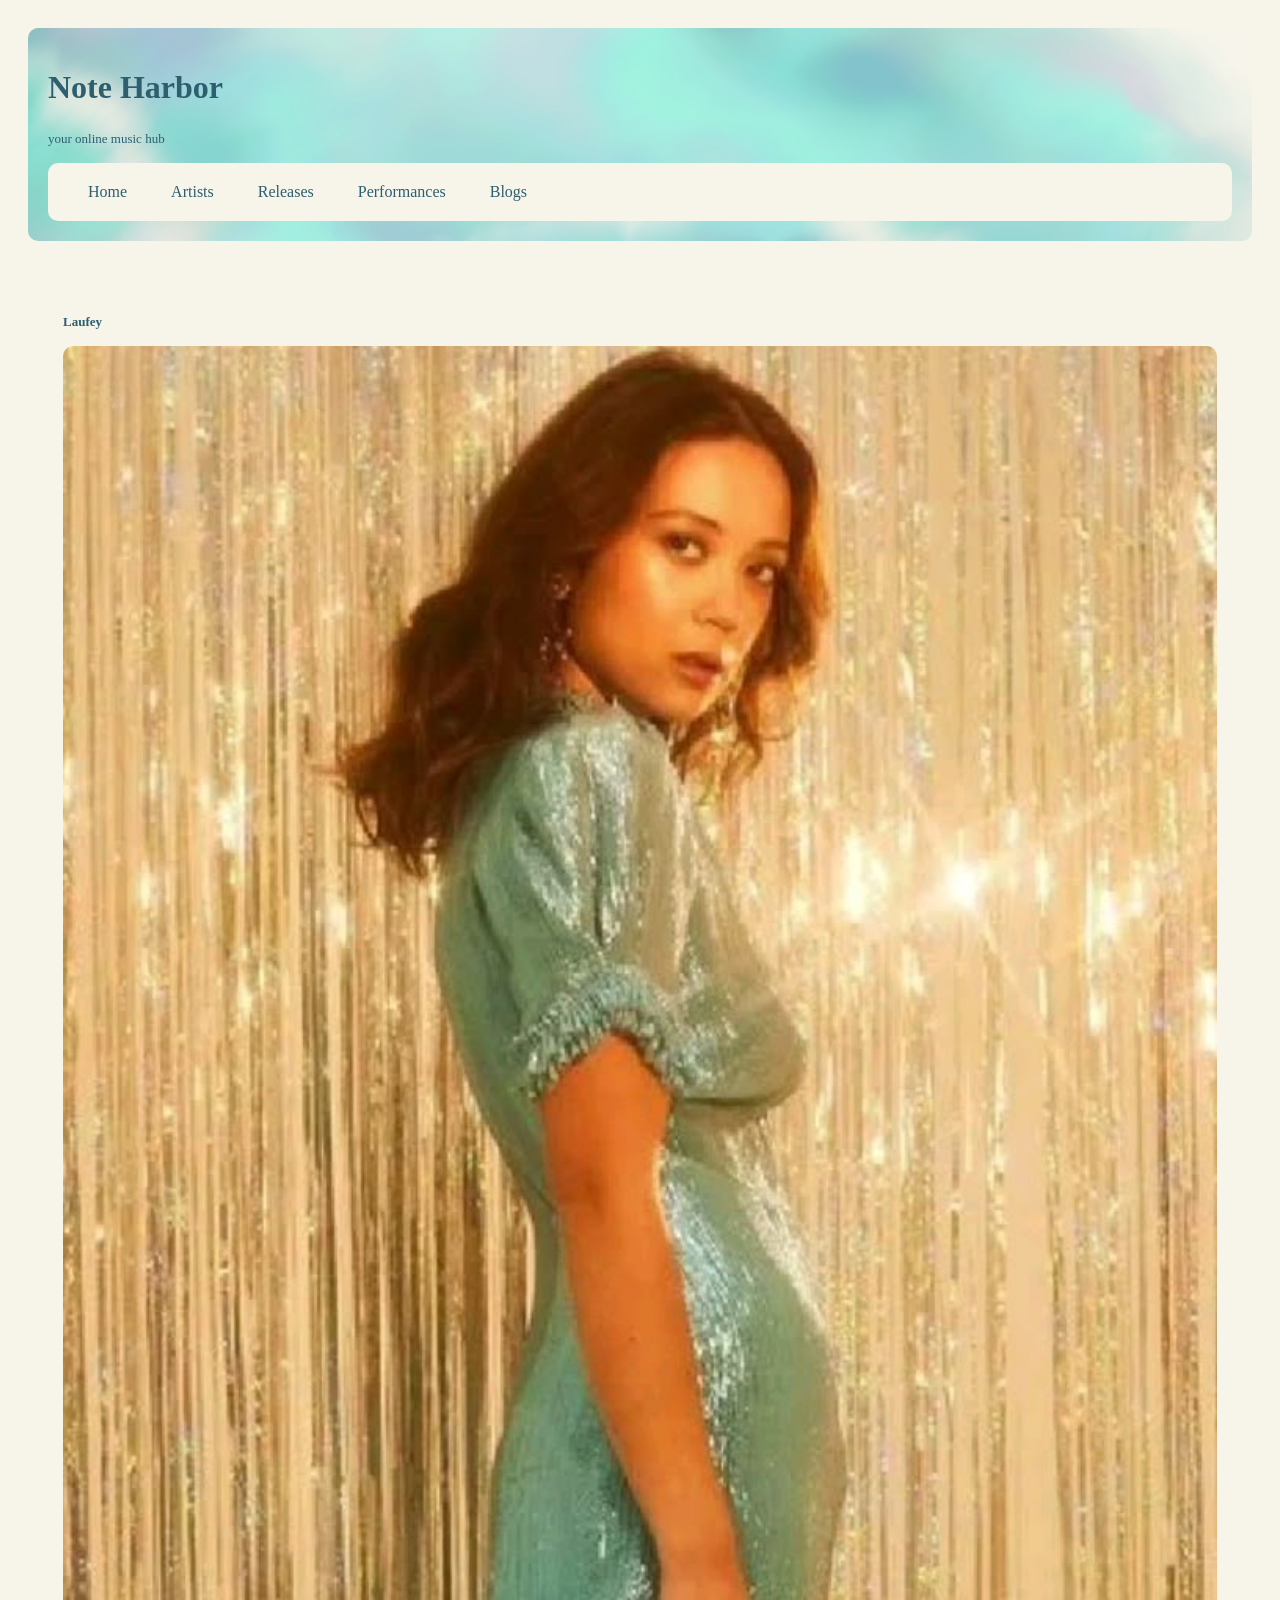
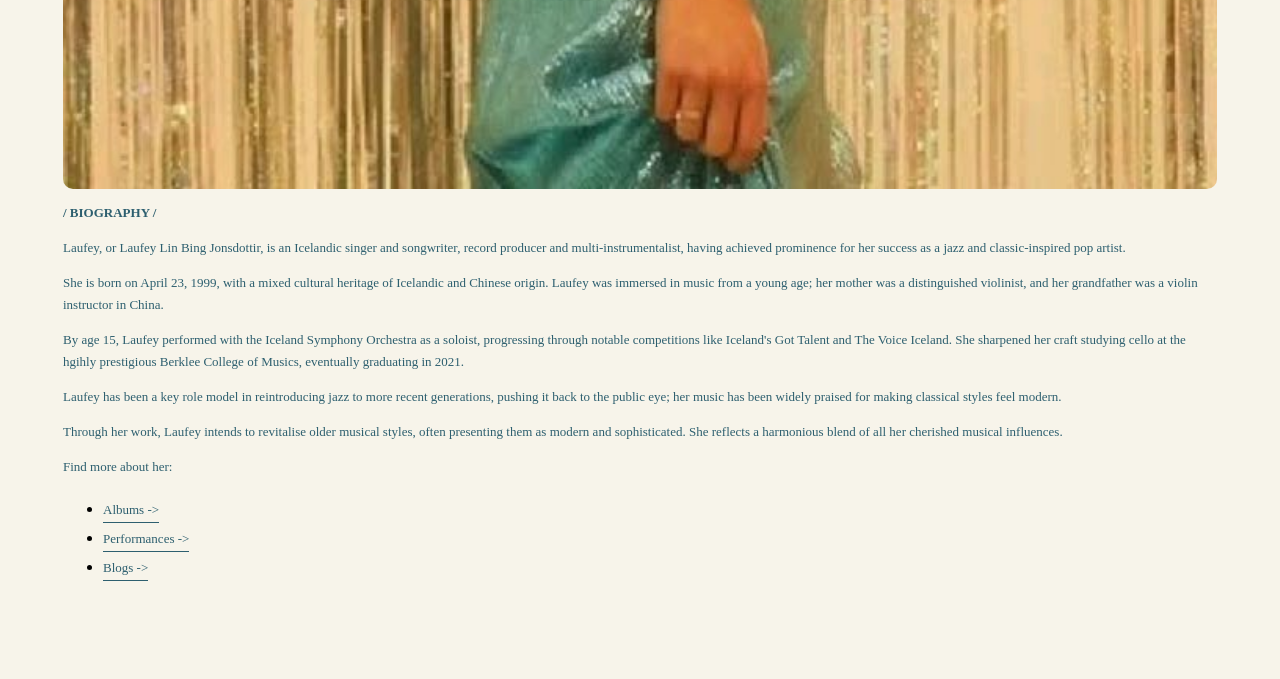
<file: artists_laufey.html>
<!DOCTYPE html>
<html lang="en">
    <head>
        <meta charset="UTF-8">
        <meta name="viewport" content="width=device-width, initial-scale=1.0">
        <title>LAUFEY - Note Harbor</title>
        <link rel="stylesheet" href="lfy_style.css">
    </head>
    
    <body>
        <div class="header">
            <header>
                <h1>Note Harbor</h1>
                <p> your online music hub</p>
            </header>
            <div class="nav">
                <a href="index.html" target="_self">Home</a>
                <a href="music_artists.html" target="_self">Artists</a>
                <a href="music_releases.html" target="_self">Releases</a>
                <a href="music_performances.html" target="_self">Performances</a>
                <a href="music_blogs.html" target="_self">Blogs</a>
            </div>
        </div>
        <main class="lfy_section">
        <section>
            <div class="section_heading">
                <h3>Laufey</h3>
            </div>

            <img src="laufey_portrait.jpg" alt="portrait">
            <div class="lfy_biography">
                <h3>/ BIOGRAPHY /</h3>
                <p>Laufey, or Laufey Lin Bing Jonsdottir, is an Icelandic singer and songwriter, record producer and multi-instrumentalist, having achieved prominence for her success as a jazz and classic-inspired pop artist.</p>
                <p>She is born on April 23, 1999, 
                    with a mixed cultural heritage of Icelandic and Chinese origin.
                    Laufey was immersed in music from a young age; her mother was a distinguished violinist, and her grandfather was a violin instructor in China.
                </p>
                <p> By age 15, Laufey performed with the Iceland Symphony Orchestra as a soloist, progressing through notable competitions like Iceland's Got Talent and The Voice Iceland.
                    She sharpened her craft studying cello at the hgihly prestigious Berklee College of Musics, eventually graduating in 2021.
                </p>
                <p>Laufey has been a key role model in reintroducing jazz to more recent generations, pushing it back to the public eye; her music has
                    been widely praised for making classical styles feel modern.
                </p>
                <p>Through her work, Laufey intends to revitalise older musical styles, often presenting them as modern and sophisticated.
                    She reflects a harmonious blend of all her cherished musical influences. 
                </p>
            </div>

            <div class="extra_links">
                <p>Find more about her:</p>
                <ul>
                    <li><a href="album_laufey.html">Albums -></a></li>
                    <li><a href="music_performances.html">Performances -></a></li>
                    <li><a href="music_blogs.html">Blogs -></a></li>
                </ul>
            </div>
        </section>
    </main>
    </body>
</html>
</file>
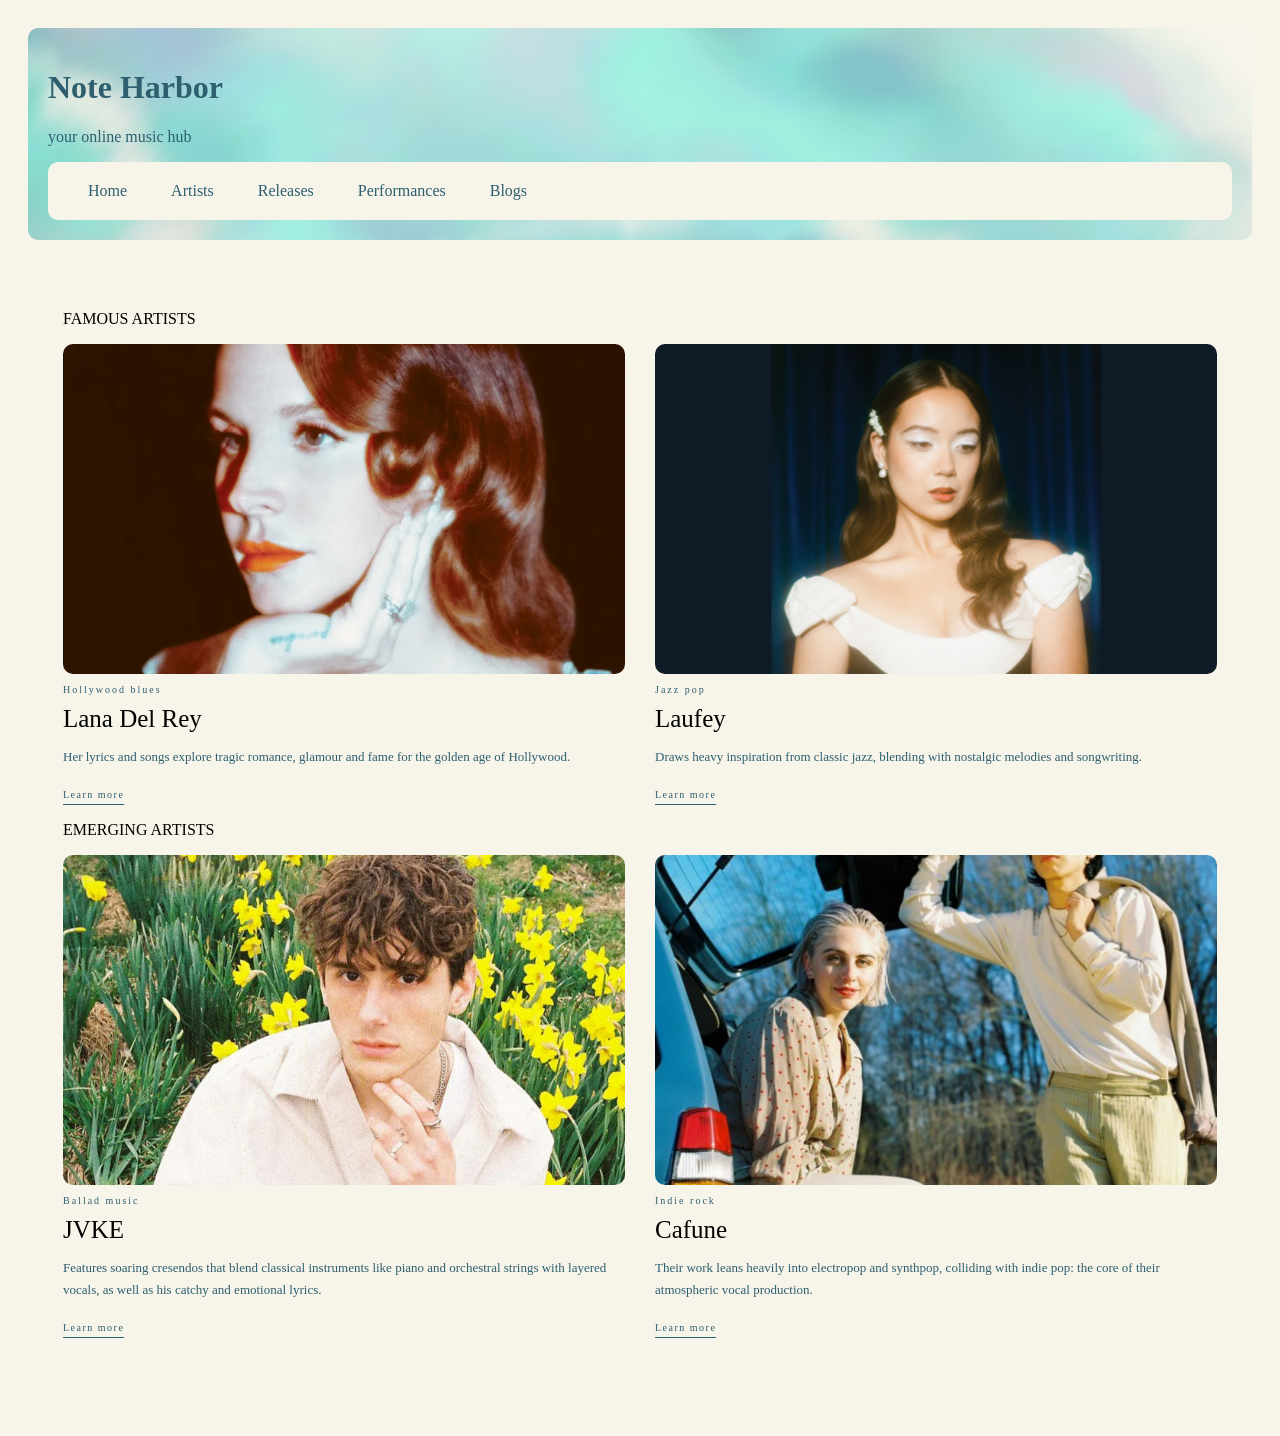
<file: music_artists.html>
<!DOCTYPE html>
<html lang="en">
    <head>
        <meta charset="UTF-8">
        <meta name="viewport" content="width=device-width, initial-scale=1.0">
        <title>ARTISTS - Note Harbor</title>
        <link rel="stylesheet" href="artists_style.css">
    </head>
    
    <body>
        <div class="header">
            <header>
                <h1>Note Harbor</h1>
                <p> your online music hub</p>
            </header>
            <div class="nav">
                <a href="index.html" target="_self">Home</a>
                <a href="music_artists.html" target="_self">Artists</a>
                <a href="music_releases.html" target="_self">Releases</a>
                <a href="music_performances.html" target="_self">Performances</a>
                <a href="music_blogs.html" target="_self">Blogs</a>
            </div>
        </div>
        <main class="artist_section">
        <section class="artists_group">
            <div class="section_heading">
                <div>
                    <p> FAMOUS ARTISTS </p>
                </div>
            </div>

            <div class="artist_grid">
                <article class="artist_card">
                    <img src="lanadelrey.png" alt="Artist 1">
                    <p class="category">Hollywood blues</p>

                    <h3>Lana Del Rey</h3>
                    <p class="artist_bio">Her lyrics and songs explore tragic romance, glamour and fame for the golden age of Hollywood.</p>

                    <a href="artists_lanadelrey.html">Learn more</a>
                </article>

                <article class="artist_card">
                    <img src="laufey.png" alt="Artist 2">
                    <p class="category">Jazz pop</p>

                    <h3>Laufey</h3>
                    <p class="artist_bio">Draws heavy inspiration from classic jazz, blending with nostalgic melodies and songwriting.</p>

                    <a href="artists_laufey.html">Learn more</a>
                </article>
            </div>
        </section>

        <section class="artists_group">
            <div class="section_heading">
                <div>
                    <p> EMERGING ARTISTS </p>
                </div>
            </div>

            <div class="artist_grid">
                <article class="artist_card">
                    <img src="jvke.png" alt="Artist 4">
                    <p class="category">Ballad music</p>

                    <h3>JVKE</h3>
                    <p class="artist_bio">Features soaring cresendos that blend classical instruments like piano and orchestral strings with layered vocals, as well as his catchy and emotional lyrics.</p>

                    <a href="artists_jvke.html">Learn more</a>
                </article>

                <article class="artist_card">
                    <img src="cafune.png" alt="Artist 5">
                    <p class="category">Indie rock</p>

                    <h3>Cafune</h3>
                    <p class="artist_bio">Their work leans heavily into electropop and synthpop, colliding with indie pop: the core of their atmospheric vocal production.</p>

                    <a href="artists_cafune.html">Learn more</a>
                </article>
            </div>
        </section>

    </body>
</html>
</file>
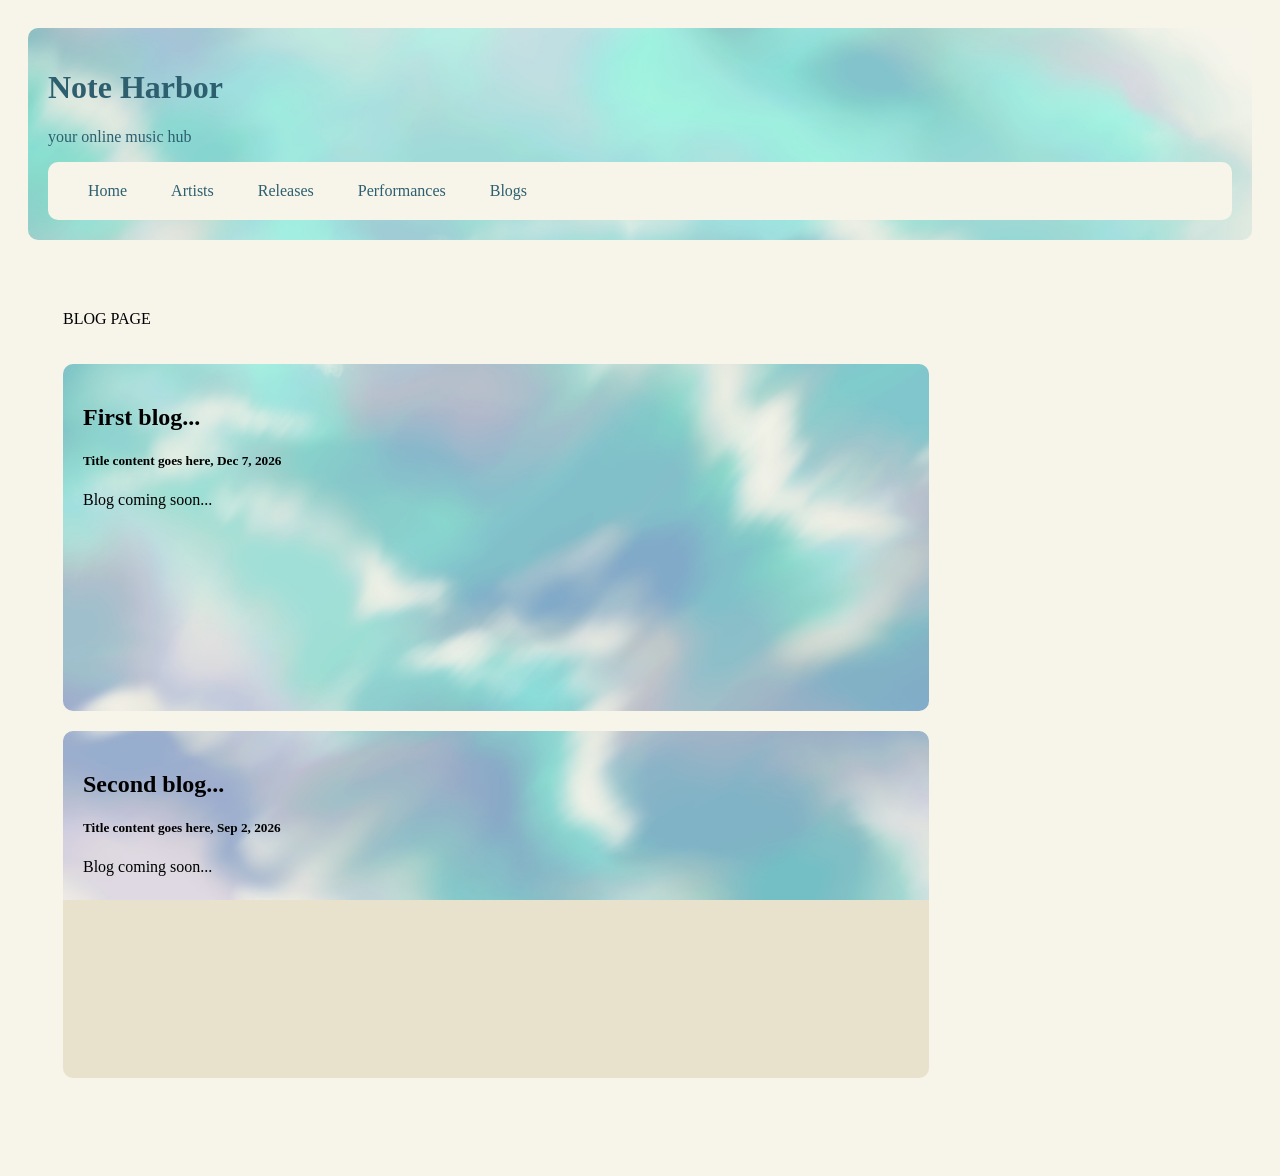
<file: music_blogs.html>
<!DOCTYPE html>
<html lang="en">
    <head>
        <meta charset="UTF-8">
        <meta name="viewport" content="width=device-width, initial-scale=1.0">
        <title>BLOGS - Note Harbor</title>
        <link rel="stylesheet" href="blogs_style.css">
    </head>
    <body>
        <div class="header">
            <header>
                <h1>Note Harbor</h1>
                <p>your online music hub</p>
            </header>
            <div class="nav">
                <a href="index.html" target="_self">Home</a>
                <a href="music_artists.html" target="_self">Artists</a>
                <a href="music_releases.html" target="_self">Releases</a>
                <a href="music_performances.html" target="_self">Performances</a>
                <a href="music_blogs.html" target="_self">Blogs</a>
            </div>
        </div>

        <main class="content">
            <p>BLOG PAGE</p>
            <div class="row">
                <div class="leftcolumn">
                    <div class="card_1">
                        <h2>First blog...</h2>
                        <h5>Title content goes here, Dec 7, 2026</h5>
                        <div class="blog_img" style="height:200px;">
                            <p>Blog coming soon...</p>
                        </div>
                    </div>

                    <div class="card_2">
                        <h2>Second blog...</h2>
                        <h5>Title content goes here, Sep 2, 2026</h5>
                        <div class="blog_img" style="height:200px;">
                            <p>Blog coming soon...</p>
                        </div>
                    </div>
                </div>
            </div>
        </main>
    </body>
</html>
</file>
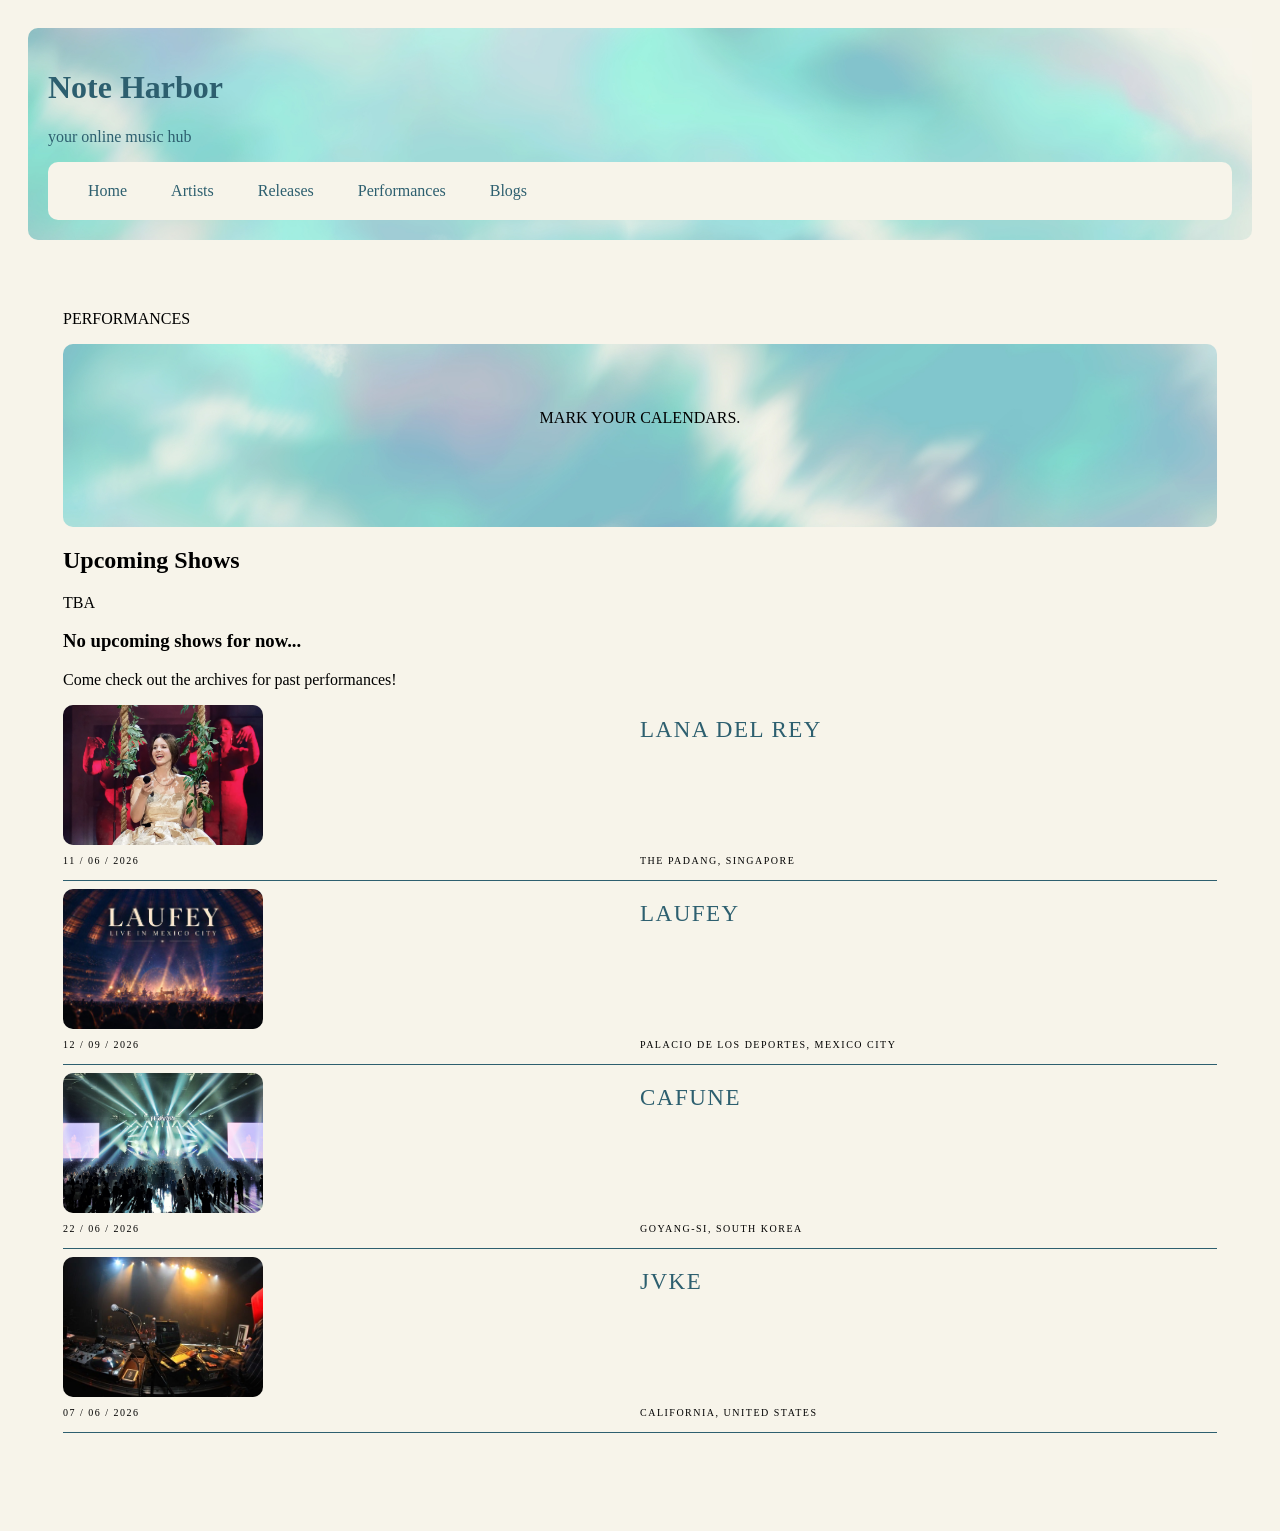
<file: music_performances.html>
<!DOCTYPE html>
<html lang="en">
    <head>
        <meta charset="UTF-8">
        <meta name="viewport" content="width=device-width, initial-scale=1.0">
        <title>PERFORMANCES - Note Harbor</title>
        <link rel="stylesheet" href="performance_style.css">
    </head>
    <body>
        <div class="header">
            <header>
                <h1>Note Harbor</h1>
                <p>your online music hub</p>
            </header>
            <div class="nav">
                <a href="index.html" target="_self">Home</a>
                <a href="music_artists.html" target="_self">Artists</a>
                <a href="music_releases.html" target="_self">Releases</a>
                <a href="music_performances.html" target="_self">Performances</a>
                <a href="music_blogs.html" target="_self">Blogs</a>
            </div>
        </div>

        <main class="performance_content">
            <section class="performance_header">
                <p class="performance_heading">
                    PERFORMANCES
                </p>
            </section>
            <section class="upcoming_shows">
                <p class="upcoming_header">
                    MARK YOUR CALENDARS.
                </p>

                <h2>Upcoming Shows</h2>

                <div class="showlist">
                    <div class="show">
                        <div>
                            <p class="show_date">TBA</p>
                        </div>
                        <div>
                            <h3>No upcoming shows for now...</h3>
                            <p>Come check out the archives for past performances!</p>
                        </div>
                    </div>
                </div>
            </section>
            <section class="performance_archive">
                <div class="performance_grid">
                    <article class="performance_card">
                        <img src="lanadelrey_tour.png" alt="performance 1">
                        <h3>LANA DEL REY</h3>
                        <p class="archive_date">11 / 06 / 2026</p>
                        <p class="archive_venue">THE PADANG, SINGAPORE</p>
                    </article>
                    <article class="performance_card">
                        <img src="laufey_tour.jpg" alt="performance 2">
                        <h3>LAUFEY</h3>
                        <p class="archive_date">12 / 09 / 2026</p>
                        <p class="archive_venue">PALACIO DE LOS DEPORTES, MEXICO CITY</p>
                    </article>
                    <article class="performance_card">
                        <img src="cafune_tour.jpg" alt="performance 3">
                        <h3>CAFUNE</h3>
                        <p class="archive_date">22 / 06 / 2026</p>
                        <p class="archive_venue">GOYANG-SI, SOUTH KOREA</p>
                    </article>
                    <article class="performance_card">
                        <img src="jvke_tour.jpg" alt="performance 4">
                        <h3>JVKE</h3>
                        <p class="archive_date">07 / 06 / 2026</p>
                        <p class="archive_venue">CALIFORNIA, UNITED STATES</p>
                    </article>
                </div>
            </section>
        </main>
    </body>
</html>
</file>
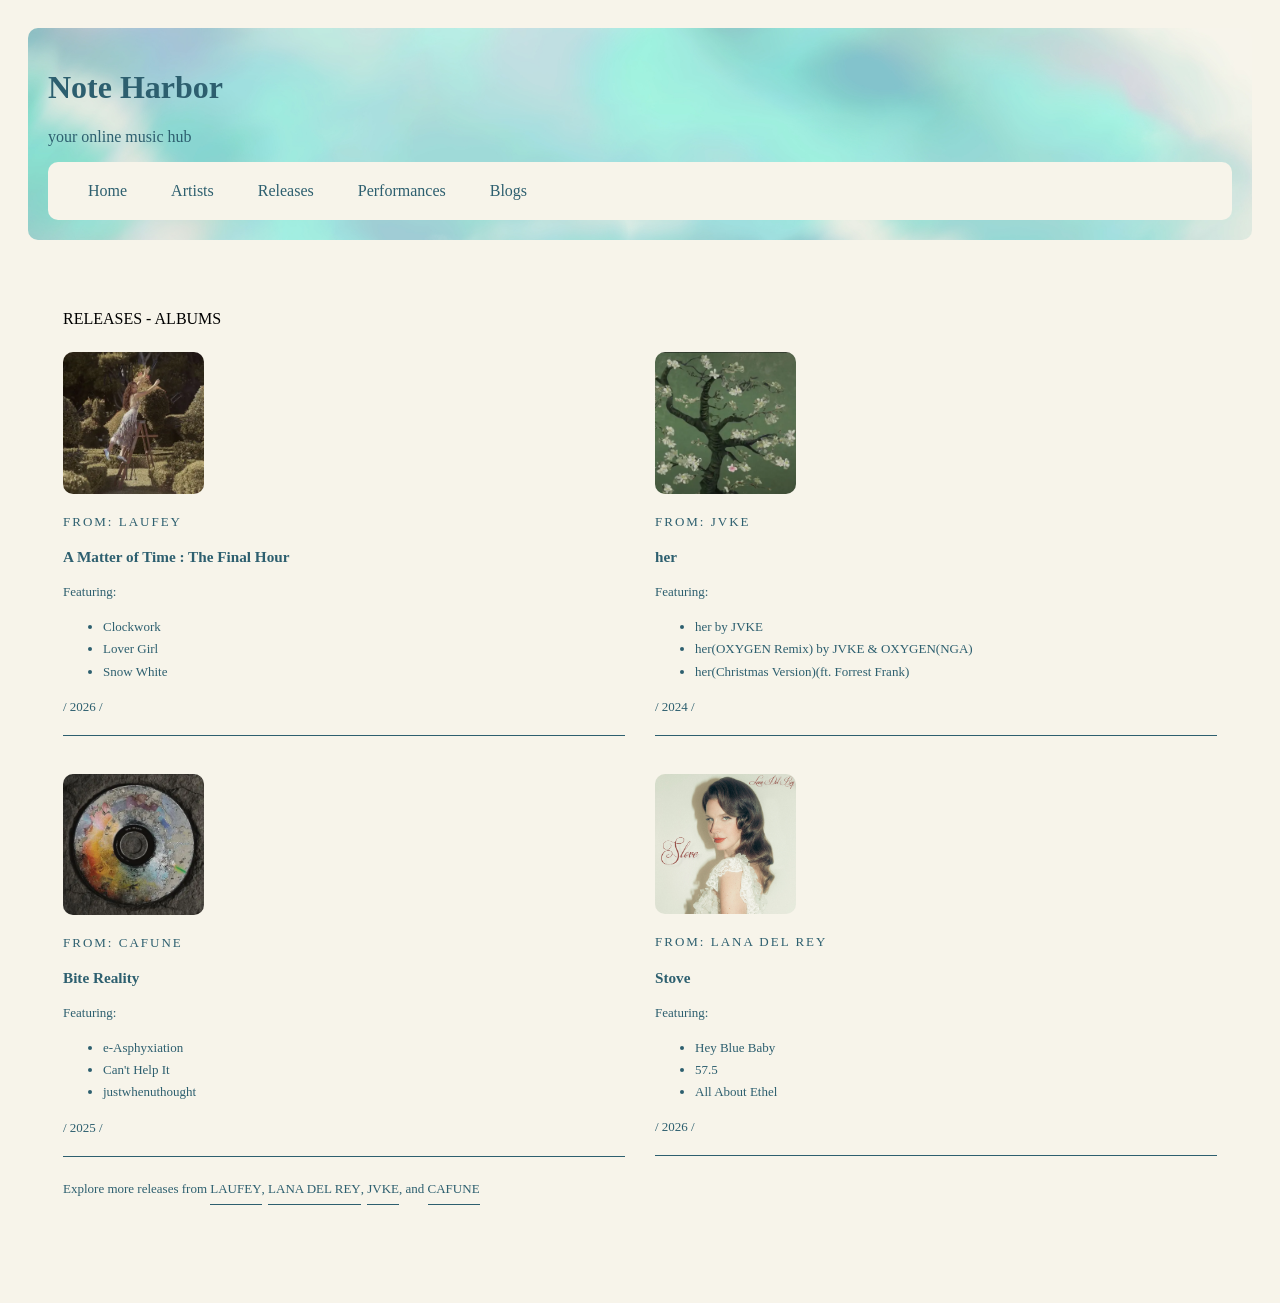
<file: music_releases.html>
<!DOCTYPE html>
<html lang="en">
    <head>
        <meta charset="UTF-8">
        <meta name="viewport" content="width=device-width, initial-scale=1.0">
        <title>RELEASES - Note Harbor</title>
        <link rel="stylesheet" href="releases_style.css">
    </head>
    
    <body>
        <div class="header">
            <header>
                <h1>Note Harbor</h1>
                <p> your online music hub</p>
            </header>
            <div class="nav">
                <a href="index.html" target="_self">Home</a>
                <a href="music_artists.html" target="_self">Artists</a>
                <a href="music_releases.html" target="_self">Releases</a>
                <a href="music_performances.html" target="_self">Performances</a>
                <a href="music_blogs.html" target="_self">Blogs</a>
            </div>
        </div>

        <main class="releases">
            <section class="section_headings">
                <div>
                    <p>RELEASES - ALBUMS</p>
                </div>
            </section>
            <section class="album">
                <div class="album_grid">
                    <article class="album_card">
                    <a href="album_laufey.html">
                        <img src="amatteroftime.png" alt="album1">
                        <p class="album_category">FROM: LAUFEY</p>
                        <h3>A Matter of Time : The Final Hour</h3>
                        <p class="featured_songs">
                            Featuring:
                            <ul>
                                <li>Clockwork</li>
                                <li>Lover Girl</li>
                                <li>Snow White</li>
                            </ul>
                        </p>
                        <p class="album_details">/ 2026 /</p>
                    </a>
                    </article>
                    <article class="album_card">
                    <a href="album_jvke.html">
                        <img src="her.png" alt="album2">
                        <p class="album_category">FROM: JVKE</p>
                        <h3>her</h3>
                        <p class="featured_songs">
                            Featuring:
                            <ul>
                                <li>her by JVKE</li>
                                <li>her(OXYGEN Remix) by JVKE & OXYGEN(NGA)</li>
                                <li>her(Christmas Version)(ft. Forrest Frank)</li>
                            </ul>
                        </p>
                        <p class="album_details">/ 2024 /</p>
                    </a>
                    </article>
                    <article class="album_card">
                    <a href="album_cafune.html">
                        <img src="bitereality.png" alt="album3">
                        <p class="album_category">FROM: CAFUNE</p>
                        <h3>Bite Reality</h3>
                        <p class="featured_songs">
                            Featuring:
                            <ul>
                                <li>e-Asphyxiation</li>
                                <li>Can't Help It</li>
                                <li>justwhenuthought</li>
                            </ul>
                        </p>
                        <p class="album_details">/ 2025 /</p>
                    </a>
                    </article>
                    <article class="album_card">
                    <a href="album_lanadelrey.html">
                        <img src="stove.jpg" alt="album4">
                        <p class="album_category">FROM: LANA DEL REY</p>
                        <h3>Stove</h3>
                        <p class="featured_songs">
                            Featuring:
                            <ul>
                                <li>Hey Blue Baby</li>
                                <li>57.5</li>
                                <li>All About Ethel</li>
                            </ul>
                        </p>
                        <p class="album_details">/ 2026 /</p>
                    </a>
                    </article>
                </div>
                <div class="explore_more">
                    <p>Explore more releases from
                        <a href="album_laufey.html">LAUFEY</a>,
                        <a href="album_lanadelrey.html">LANA DEL REY</a>,
                        <a href="album_jvke.html">JVKE</a>, and
                        <a href="album_cafune.html">CAFUNE</a>
                    </p>
                </div>
            </section>
        </main>
    </body>
</html>
</file>
<file: home_style.css>
*{
    box-sizing:border-box;
}
body {
    padding: 20px;
    font-family:'Lucida Handwriting', 'cursive';

    background-color: #F7F4EA;
}

/* header part */
.header{
    background: #F7F4EA;
    color: #333;
    padding: 20px;
    border-radius:10px;
    color: #2d5f6f;

    background-image:url('homebg.jpg');
    background-size: cover;
    background-position: center;
    background-repeat: no-repeat;

    background-attachment: fixed;
}
.nav{
    background: #F7F4EA;
    padding: 20px;
    border-radius:10px;
}
.nav a {
padding: 12px 20px;
text-decoration: none;

color: #2d5f6f;
transition: opacity 0.3s ease;
}
.nav a:hover {
opacity: 0.8;

}

/* main - editor's note */
.editor_section{
    max-width: 1250px;
    margin: 70px auto;
    padding: 0px 35px; 
}

.section_note h3{
    font-size: 13px;
    line-height: 1.7;
    color:#2d5f6f;
}

.section_note p{
    font-size: 13px;
    line-height: 1.7;
    color:#2d5f6f;

    
}
.section_note img{
    width:50%;
 
    border-radius:10px;

    object-fit: cover;
    display: block;
    transition: opacity 0.3s ease;

}
/*footer*/
.footer{
    background: #75c9c8;
    color: #F7F4EA;
    padding: 20px;
    margin-top: 20px;
}
.footer a{
    padding: 12px 20px;
    text-decoration:none;

    color:#F7F4EA;
}
</file>
<file: caf.releases_style.css>
*{
    box-sizing:border-box;
}
body {
    padding: 20px;
    font-family:'Lucida Handwriting', 'cursive';

    background-color: #F7F4EA;
}

/* header part */
.header{
    background: #F7F4EA;
    color: #333;
    padding: 20px;
    border-radius:10px;
    color: #2d5f6f;

    background-image:url('homebg.jpg');
    background-size: cover;
    background-position: center;
    background-repeat: no-repeat;

    background-attachment: fixed;
}
.nav{
    background: #F7F4EA;
    padding: 20px;
    border-radius:10px;
}
.nav a {
padding: 12px 20px;
text-decoration: none;

color: #2d5f6f;
transition: opacity 0.3s ease;
}
.nav a:hover {
opacity: 0.8;

}

.releases{
    max-width: 1250px;
    margin: 70px auto;
    padding: 0px 35px;

    border-bottom: 1px solid #2d5f6f;
    padding-bottom:4px;
}
/*tracklist*/
.album_content img{
    border-radius: 10px;
    width: 100px;
    height:100px;
}

.tracklist_title{
    font-size:13px;
    font-style:bold;
    letter-spacing: 2px;

    border-bottom: 1px solid #2d5f6f;
    padding-bottom:4px;
}

.track{
    text-decoration: none;
}
.track_number{
    color: #2d5f6f;
    letter-spacing: 2px;
}
</file>
<file: jvke.releases_style.css>
*{
    box-sizing:border-box;
}
body {
    padding: 20px;
    font-family:'Lucida Handwriting', 'cursive';

    background-color: #F7F4EA;
}

/* header part */
.header{
    background: #F7F4EA;
    color: #333;
    padding: 20px;
    border-radius:10px;
    color: #2d5f6f;

    background-image:url('homebg.jpg');
    background-size: cover;
    background-position: center;
    background-repeat: no-repeat;

    background-attachment: fixed;
}
.nav{
    background: #F7F4EA;
    padding: 20px;
    border-radius:10px;
}
.nav a {
padding: 12px 20px;
text-decoration: none;

color: #2d5f6f;
transition: opacity 0.3s ease;
}
.nav a:hover {
opacity: 0.8;

}

.releases{
    max-width: 1250px;
    margin: 70px auto;
    padding: 0px 35px;

    border-bottom: 1px solid #2d5f6f;
    padding-bottom:4px;
}
/*tracklist*/
.album_content img{
    border-radius: 10px;
    width: 100px;
    height:100px;
}

.tracklist_title{
    font-size:13px;
    font-style:bold;
    letter-spacing: 2px;

    border-bottom: 1px solid #2d5f6f;
    padding-bottom:4px;
}

.track{
    text-decoration: none;
}
.track_number{
    color: #2d5f6f;
    letter-spacing: 2px;
}
</file>
<file: ldr.releases_style.css>
*{
    box-sizing:border-box;
}
body {
    padding: 20px;
    font-family:'Lucida Handwriting', 'cursive';

    background-color: #F7F4EA;
}

/* header part */
.header{
    background: #F7F4EA;
    color: #333;
    padding: 20px;
    border-radius:10px;
    color: #2d5f6f;

    background-image:url('homebg.jpg');
    background-size: cover;
    background-position: center;
    background-repeat: no-repeat;

    background-attachment: fixed;
}
.nav{
    background: #F7F4EA;
    padding: 20px;
    border-radius:10px;
}
.nav a {
padding: 12px 20px;
text-decoration: none;

color: #2d5f6f;
transition: opacity 0.3s ease;
}
.nav a:hover {
opacity: 0.8;

}

.releases{
    max-width: 1250px;
    margin: 70px auto;
    padding: 0px 35px;

    border-bottom: 1px solid #2d5f6f;
    padding-bottom:4px;
}
/*tracklist*/
.album_content img{
    border-radius: 10px;
    width: 100px;
    height:100px;
}

.tracklist_title{
    font-size:13px;
    font-style:bold;
    letter-spacing: 2px;

    border-bottom: 1px solid #2d5f6f;
    padding-bottom:4px;
}

.track{
    text-decoration: none;
}
.track_number{
    color: #2d5f6f;
    letter-spacing: 2px;
}
</file>
<file: lfy.releases_style.css>
*{
    box-sizing:border-box;
}
body {
    padding: 20px;
    font-family:'Lucida Handwriting', 'cursive';

    background-color: #F7F4EA;
}

/* header part */
.header{
    background: #F7F4EA;
    color: #333;
    padding: 20px;
    border-radius:10px;
    color: #2d5f6f;

    background-image:url('homebg.jpg');
    background-size: cover;
    background-position: center;
    background-repeat: no-repeat;

    background-attachment: fixed;
}
.nav{
    background: #F7F4EA;
    padding: 20px;
    border-radius:10px;
}
.nav a {
padding: 12px 20px;
text-decoration: none;

color: #2d5f6f;
transition: opacity 0.3s ease;
}
.nav a:hover {
opacity: 0.8;

}

.releases{
    max-width: 1250px;
    margin: 70px auto;
    padding: 0px 35px;

    border-bottom: 1px solid #2d5f6f;
    padding-bottom:4px;
}
/*tracklist*/
.album_content img{
    border-radius: 10px;
    width: 100px;
    height:100px;
}

.tracklist_title{
    font-size:13px;
    font-style:bold;
    letter-spacing: 2px;

    border-bottom: 1px solid #2d5f6f;
    padding-bottom:4px;
}

.track{
    text-decoration: none;
}
.track_number{
    color: #2d5f6f;
    letter-spacing: 2px;
}
</file>
<file: caf_style.css>
*{
    box-sizing:border-box;
}
body {
    padding: 20px;
    font-family:'Lucida Handwriting', 'cursive';

    background-color: #F7F4EA;
}

/* header part */
.header{
    background: #F7F4EA;
    color: #333;
    padding: 20px;
    border-radius:10px;
    color: #2d5f6f;

    background-image:url('homebg.jpg');
    background-size: cover;
    background-position: center;
    background-repeat: no-repeat;

    background-attachment: fixed;
}
.nav{
    background: #F7F4EA;
    padding: 20px;
    border-radius:10px;
}
.nav a {
padding: 12px 20px;
text-decoration: none;

color: #2d5f6f;
transition: opacity 0.3s ease;
}
.nav a:hover {
opacity: 0.8;

}

/*main*/

.caf_section img{

    width:100%;
 
    border-radius:10px;

    object-fit: cover;
    display: block;
    transition: opacity 0.3s ease;

}
.caf_section{
    max-width: 1250px;
    margin: 70px auto;
    padding: 0px 35px;
}

.caf_section h3,p{
    font-size: 13px;
    line-height: 1.7;
    color:#2d5f6f;
}

.caf_section a{
    display:inline-block;
    margin-top:8px;
    color:#2d5f6f;
    font-size:13px;

    text-decoration:none;
    border-bottom: 1px solid #2d5f6f;
    padding-bottom:4px;

    transition: opacity 0.3s ease;
}

.caf_section a:hover{
    opacity: 0.8;
}
</file>
<file: jvke_style.css>
*{
    box-sizing:border-box;
}
body {
    padding: 20px;
    font-family:'Lucida Handwriting', 'cursive';

    background-color: #F7F4EA;
}

/* header part */
.header{
    background: #F7F4EA;
    color: #333;
    padding: 20px;
    border-radius:10px;
    color: #2d5f6f;

    background-image:url('homebg.jpg');
    background-size: cover;
    background-position: center;
    background-repeat: no-repeat;

    background-attachment: fixed;
}
.nav{
    background: #F7F4EA;
    padding: 20px;
    border-radius:10px;
}
.nav a {
padding: 12px 20px;
text-decoration: none;

color: #2d5f6f;
transition: opacity 0.3s ease;
}
.nav a:hover {
opacity: 0.8;

}

/* main */
.jvke_section{
    max-width: 1250px;
    margin: 70px auto;
    padding: 0px 35px;
}

.jvke_section h3,p{
    font-size: 13px;
    line-height: 1.7;
    color:#2d5f6f;
}


.jvke_section p a{
    display:inline-block;
    margin-top:8px;
    color:#2d5f6f;
    font-size:13px;
    text-decoration:none;
    border-bottom: 1px solid #2d5f6f;
    padding-bottom:4px;

    transition: opacity 0.3s ease;
}
.jvke_section p a:hover{
    opacity: 0.8;
}

.jvke_section img{
    border-radius: 10px;
}

/* links to other pages */
.extra_links a{
    display:inline-block;
    margin-top:8px;
    color:#2d5f6f;
    font-size:13px;
    text-decoration:none;
    border-bottom: 1px solid #2d5f6f;
    padding-bottom:4px;

    transition: opacity 0.3s ease;
}

.extra_links a:hover{
    opacity: 0.8;
}
</file>
<file: ldr_style.css>
*{
    box-sizing:border-box;
}
body {
    padding: 20px;
    font-family:'Lucida Handwriting', 'cursive';

    background-color: #F7F4EA;
}

/* header part */
.header{
    background: #F7F4EA;
    color: #333;
    padding: 20px;
    border-radius:10px;
    color: #2d5f6f;

    background-image:url('homebg.jpg');
    background-size: cover;
    background-position: center;
    background-repeat: no-repeat;

    background-attachment: fixed;
}
.nav{
    background: #F7F4EA;
    padding: 20px;
    border-radius:10px;
}
.nav a {
padding: 12px 20px;
text-decoration: none;

color: #2d5f6f;
transition: opacity 0.3s ease;
}
.nav a:hover {
opacity: 0.8;

}

/* main */
.ldr_section{
    max-width: 1250px;
    margin: 70px auto;
    padding: 0px 35px;
}

.ldr_section h3,p{
    font-size: 13px;
    line-height: 1.7;
    color:#2d5f6f;
}


.ldr_section p a{
    display:inline-block;
    margin-top:8px;
    color:#2d5f6f;
    font-size:13px;
    text-decoration:none;
    border-bottom: 1px solid #2d5f6f;
    padding-bottom:4px;

    transition: opacity 0.3s ease;
}
.ldr_section p a:hover{
    opacity: 0.8;
}

.ldr_section img{
    border-radius: 10px;
}
.extra_links a{
    display:inline-block;
    margin-top:8px;
    color:#2d5f6f;
    font-size:13px;
    text-decoration:none;
    border-bottom: 1px solid #2d5f6f;
    padding-bottom:4px;

    transition: opacity 0.3s ease;
}

.extra_links a:hover{
    opacity: 0.8;
}
</file>
<file: lfy_style.css>
*{
    box-sizing:border-box;
}
body {
    padding: 20px;
    font-family:'Lucida Handwriting', 'cursive';

    background-color: #F7F4EA;
}

/* header part */
.header{
    background: #F7F4EA;
    color: #333;
    padding: 20px;
    border-radius:10px;
    color: #2d5f6f;

    background-image:url('homebg.jpg');
    background-size: cover;
    background-position: center;
    background-repeat: no-repeat;

    background-attachment: fixed;
}
.nav{
    background: #F7F4EA;
    padding: 20px;
    border-radius:10px;
}
.nav a {
padding: 12px 20px;
text-decoration: none;

color: #2d5f6f;
transition: opacity 0.3s ease;
}
.nav a:hover {
opacity: 0.8;

}

/*main*/

.lfy_section img{

    width:100%;
 
    border-radius:10px;

    object-fit: cover;
    display: block;
    transition: opacity 0.3s ease;

}
.lfy_section{
    max-width: 1250px;
    margin: 70px auto;
    padding: 0px 35px;
}

.lfy_section h3,p{
    font-size: 13px;
    line-height: 1.7;
    color:#2d5f6f;
}

/* links */
.lfy_section a{
    display:inline-block;
    margin-top:8px;
    color:#2d5f6f;
    font-size:13px;

    text-decoration:none;
    border-bottom: 1px solid #2d5f6f;
    padding-bottom:4px;

    transition: opacity 0.3s ease;
}

.lfy_section a:hover{
    opacity: 0.8;
}
</file>
<file: artists_style.css>
*{
    box-sizing:border-box;
}
body {
    padding: 20px;
    font-family:'Lucida Handwriting', 'cursive';

    background-color: #F7F4EA;
}

/* header part */
.header{
    background: #F7F4EA;
    color: #333;
    padding: 20px;
    border-radius:10px;
    color: #2d5f6f;

    background-image:url('homebg.jpg');
    background-size: cover;
    background-position: center;
    background-repeat: no-repeat;

    background-attachment: fixed;
}
.nav{
    background: #F7F4EA;
    padding: 20px;
    border-radius:10px;
}
.nav a {
padding: 12px 20px;
text-decoration: none;

color: #2d5f6f;
transition: opacity 0.3s ease;
}
.nav a:hover {
opacity: 0.8;

}
/* artist grid */
.artist_section{
    max-width: 1250px;
    margin: 70px auto;
    padding: 0px 35px;
}

.artist_grid{
    display:grid;
    grid-template-columns: repeat(2, 1fr);
    gap: 30px;
}

.artist_card{
    min-width:0px;
}

.artist_card img{
    width:100%;
    height: 330px;
    border-radius:10px;

    object-fit: cover;
    display: block;
    transition: opacity 0.3s ease;
}

.artist_card img:hover{
    opacity: 0.8;
}

.category{
    font-size:10px;
    letter-spacing: 2px;
    color:#2d5f6f;
}

.artist_card h3{
    font-size:25px;
    font-weight:normal;

    margin: 0px 0px 10px;
}

.artist_bio{
    font-size: 13px;
    line-height: 1.7;
    color:#2d5f6f;
}

/* links */
.artist_card a {
    display:inline-block;
    margin-top:8px;
    color:#2d5f6f;
    font-size:10px;
    letter-spacing: 1.5px;
    text-decoration:none;
    border-bottom: 1px solid #2d5f6f;
    padding-bottom:4px;

    transition: opacity 0.3s ease;
}

.artist_card a:hover{

    opacity:0.8;
}
</file>
<file: blogs_style.css>
*{
    box-sizing:border-box;
}
body {
    padding: 20px;
    font-family:'Lucida Handwriting', 'cursive';

    background-color: #F7F4EA;
}

/* header part */
.header{
    background: #F7F4EA;
    color: #333;
    padding: 20px;
    border-radius:10px;
    color: #2d5f6f;

    background-image:url('homebg.jpg');
    background-size: cover;
    background-position: center;
    background-repeat: no-repeat;

    background-attachment: fixed;
}
.nav{
    background: #F7F4EA;
    padding: 20px;
    border-radius:10px;
}
.nav a {
padding: 12px 20px;
text-decoration: none;

color: #2d5f6f;
transition: opacity 0.3s ease;
}
.nav a:hover {
opacity: 0.8;

}

/*blog*/
.content{
    max-width: 1250px;
    margin: 70px auto;
    padding: 0px 35px;
}
.leftcolumn {
  float: left;
  width: 75%;
}
.blogimg {
  background-color: #aaa;
  width: 100%;
  padding: 20px;
}
.card_1 {
  background-color: #e8e1cc;
  padding: 20px;
  margin-top: 20px;
  border-radius: 10px;

    background-image:url('homebg.jpg');
    background-size: cover;
    background-position: center;
    background-repeat: no-repeat;

    background-attachment: fixed;
}
.card_2 {
  background-color: #e8e1cc;
  padding: 20px;
  margin-top: 20px;
  border-radius: 10px;

    background-image:url('homebg.jpg');
    background-size: cover;
    background-position: center;
    background-repeat: no-repeat;

    background-attachment: fixed;
}
.row:after {
  content: "";
  display: table;
  clear: both;
}
@media screen and (max-width: 800px) {
  .leftcolumn, .rightcolumn {
    width: 100%;
    padding: 0;
  }
}
</file>
<file: performance_style.css>
*{
    box-sizing:border-box;
}
body {
    padding: 20px;
    font-family:'Lucida Handwriting', 'cursive';

    background-color: #F7F4EA;
}

/* header part */
.header{
    background: #F7F4EA;
    color: #333;
    padding: 20px;
    border-radius:10px;
    color: #2d5f6f;

    background-image:url('homebg.jpg');
    background-size: cover;
    background-position: center;
    background-repeat: no-repeat;

    background-attachment: fixed;
}
.nav{
    background: #F7F4EA;
    padding: 20px;
    border-radius:10px;
}
.nav a {
padding: 12px 20px;
text-decoration: none;

color: #2d5f6f;
transition: opacity 0.3s ease;
}
.nav a:hover {
opacity: 0.8;

}

/* main content */
.performance_content{
    max-width: 1250px;
    margin: 70px auto;
    padding: 0px 35px;
}
.upcoming_header{
    text-align:center;
    padding:65px 20px 100px;

    background-image:url('homebg.jpg');
    background-size: cover;
    background-position: center;
    background-repeat: no-repeat;
    border-radius: 10px;

    background-attachment: fixed;
}
.upcoming_header h2{
    font-size:85px;
    font-weight:normal;
    line-height:0.95;
    margin:25px 0px;
}
.performance_card{
    grid-template-columns: repeat(2, 1fr);

    display:grid;
    margin-top:8px;

    font-size:10px;
    letter-spacing: 1.5px;
    text-decoration:none;
    border-bottom: 1px solid #2d5f6f;
    padding-bottom:4px;

    transition: opacity 0.3s ease;
}
.performance_card img{
    width:200px;
    height:140px;
    object-fit:cover;
    display:block;

    border-radius: 10px;
}
.performance_card h3{
    font-size:23px;
    font-weight:normal;
    letter-spacing:2 px;
    margin:12px 0px;

    color:#2d5f6f;
}
@media (max-width: 700px) {
    .performance_grid {
        grid-template-columns: 1fr;
    }
}
</file>
<file: releases_style.css>
*{
    box-sizing:border-box;
}
body {
    padding: 20px;
    font-family:'Lucida Handwriting', 'cursive';

    background-color: #F7F4EA;
}

/* header part */
.header{
    background: #F7F4EA;
    color: #333;
    padding: 20px;
    border-radius:10px;
    color: #2d5f6f;

    background-image:url('homebg.jpg');
    background-size: cover;
    background-position: center;
    background-repeat: no-repeat;

    background-attachment: fixed;
}
.nav{
    background: #F7F4EA;
    padding: 20px;
    border-radius:10px;
}
.nav a {
padding: 12px 20px;
text-decoration: none;

color: #2d5f6f;
transition: opacity 0.3s ease;
}
.nav a:hover {
opacity: 0.8;

}

/* main-album */

.releases{
    max-width: 1250px;
    margin: 70px auto;
    padding: 0px 35px;

}

.album_grid{
    display: grid;
    grid-template-columns: repeat(2, 1fr);
    gap:30px;

}
.album_grid p,ul,li{
     font-size: 13px;
    line-height: 1.7;
    color:#2d5f6f;
}
.album_category{
    font-size:10px;
    letter-spacing: 2px;
    color:#2d5f6f;
}
.album_card a{
    display:inline-block;
    margin-top:8px;
    color:#2d5f6f;
    font-size:13px;

    text-decoration:none;
    border-bottom: 1px solid #2d5f6f;
    padding-bottom:4px;

    transition: opacity 0.3s ease;
}
.album_grid a:hover{
    opacity: 0.8;
}

.album_grid img{
    width:25%;
    border-radius:10px;
}

/*extra links*/
.explore_more{
    font-size: 13px;
    line-height: 1.7;
    color:#2d5f6f;
}

.explore_more a{
    display:inline-block;
    margin-top:8px;
    color:#2d5f6f;
    font-size:13px;

    text-decoration:none;
    border-bottom: 1px solid #2d5f6f;
    padding-bottom:4px;

    transition: opacity 0.3s ease;
}

.explore_more a:hover{
    opacity:0.8;
}
</file>
